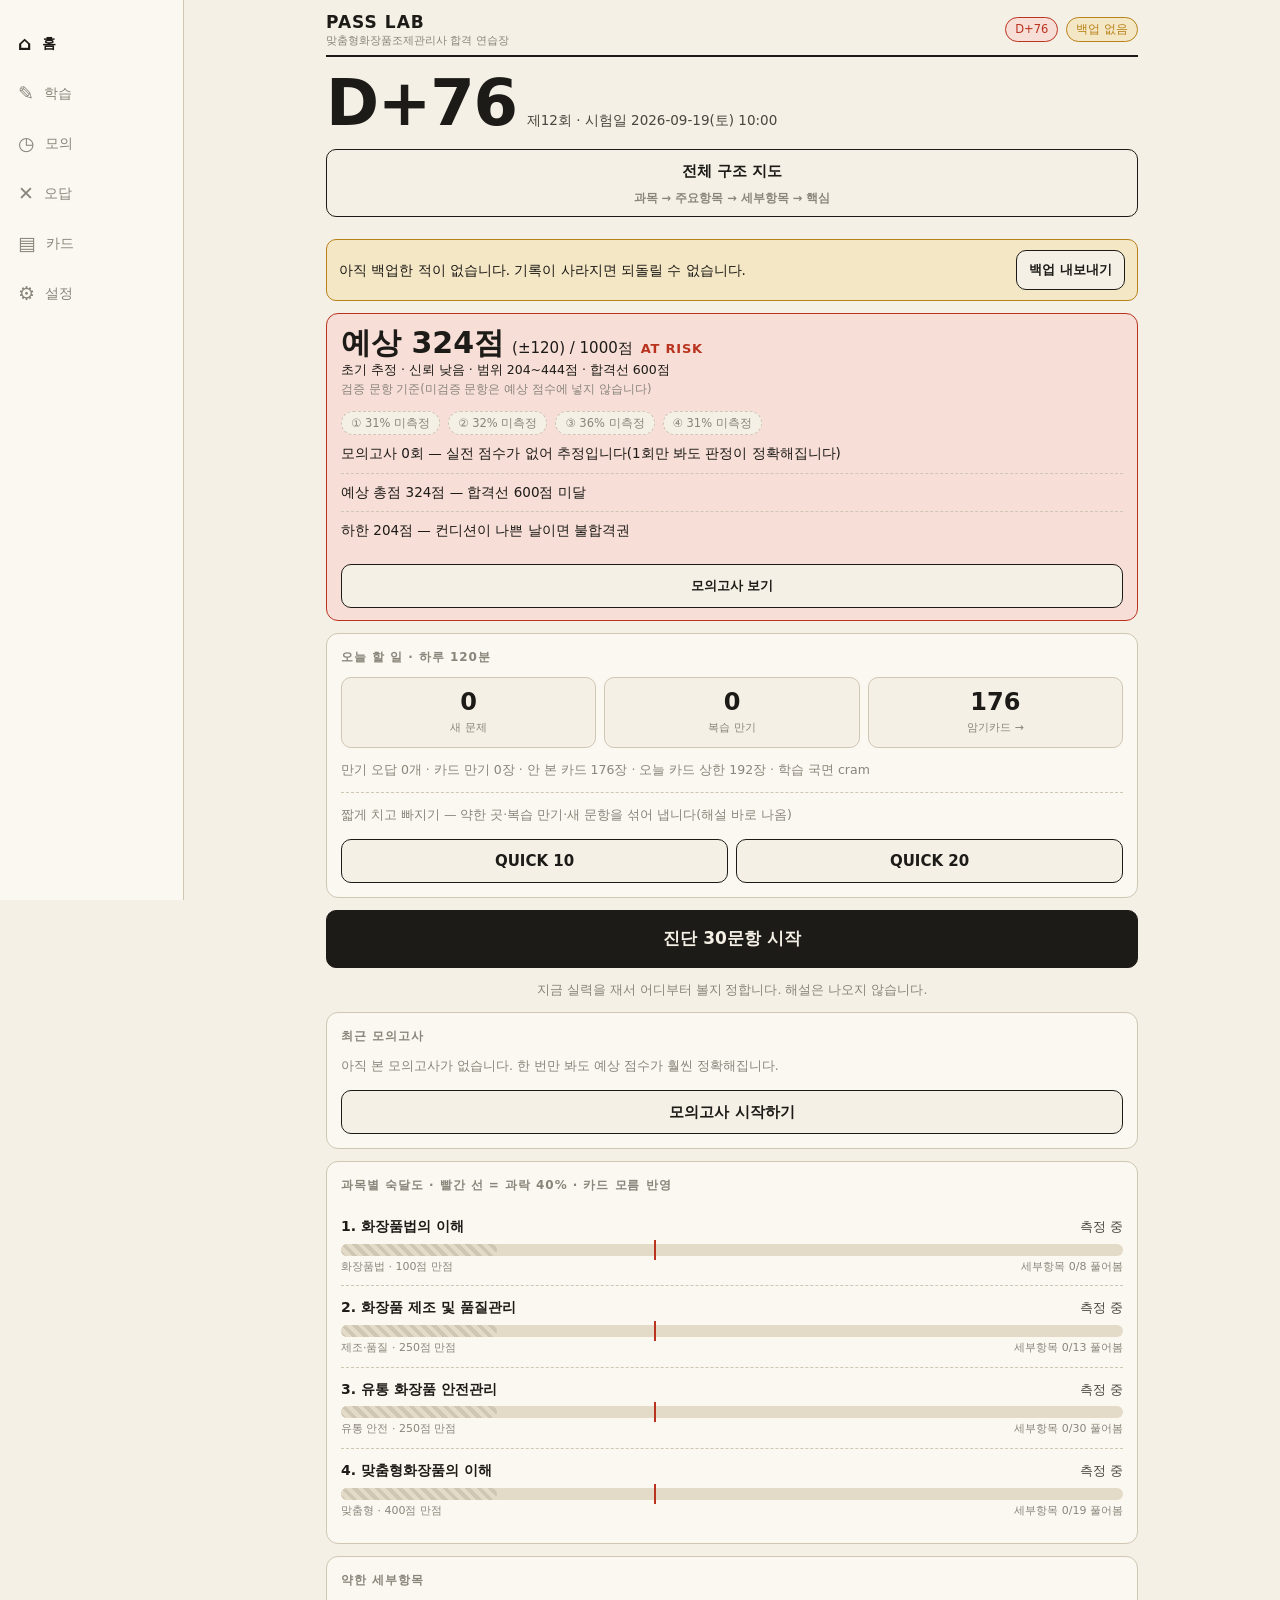
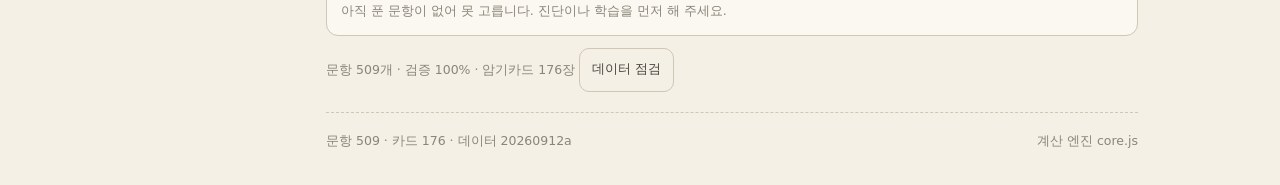
<file: index.html>
<!DOCTYPE html>
<html lang="ko">
<head>
<meta charset="utf-8">
<meta name="viewport" content="width=device-width, initial-scale=1, viewport-fit=cover">
<meta name="color-scheme" content="light">
<meta name="format-detection" content="telephone=no">
<meta name="apple-mobile-web-app-capable" content="yes">
<meta name="apple-mobile-web-app-title" content="PASS LAB">
<meta name="description" content="맞춤형화장품조제관리사 합격 연습장 — 문제 풀이·오답노트·암기카드">
<title>PASS LAB · 조제관리사 합격 연습장</title>
<link rel="stylesheet" href="style.css?v=20260912a">
</head>
<body>

<div id="app">
  <header class="topbar">
    <div class="brand">PASS LAB<span>맞춤형화장품조제관리사 합격 연습장</span></div>
    <div class="row" id="topmeta"></div>
  </header>

  <main id="main">
    <p class="muted" style="padding:28px 0">문항을 불러오는 중입니다…</p>
    <noscript><p>이 앱은 자바스크립트가 필요합니다. 브라우저 설정에서 자바스크립트를 켜 주세요.</p></noscript>
  </main>

  <footer class="foot small muted" id="foot"></footer>
</div>

<nav class="tabbar" id="tabbar" aria-label="화면 이동">
  <button type="button" data-act="tab" data-tab="home"><i>&#x2302;</i>홈</button>
  <button type="button" data-act="tab" data-tab="study"><i>&#x270E;</i>학습</button>
  <button type="button" data-act="tab" data-tab="mock"><i>&#x25F7;</i>모의</button>
  <button type="button" data-act="tab" data-tab="mistakes"><i>&#x2715;</i>오답</button>
  <button type="button" data-act="tab" data-tab="cards"><i>&#x25A4;</i>카드</button>
  <button type="button" data-act="tab" data-tab="settings"><i>&#x2699;&#xFE0E;</i>설정</button>
</nav>

<div class="toast" id="toast" role="status" aria-live="polite"></div>

<!-- 계산 엔진과 시험 구조는 먼저, 문항 배치는 app.js가 manifest 순서대로 넣는다. -->
<script src="data/blueprint.js?v=20260912a"></script>
<script src="data/topics.js?v=20260912a"></script>
<script src="core.js?v=20260912a"></script>
<script src="data/manifest.js?v=20260912a"></script>
<script src="app.js?v=20260912a"></script>

</body>
</html>
</file>
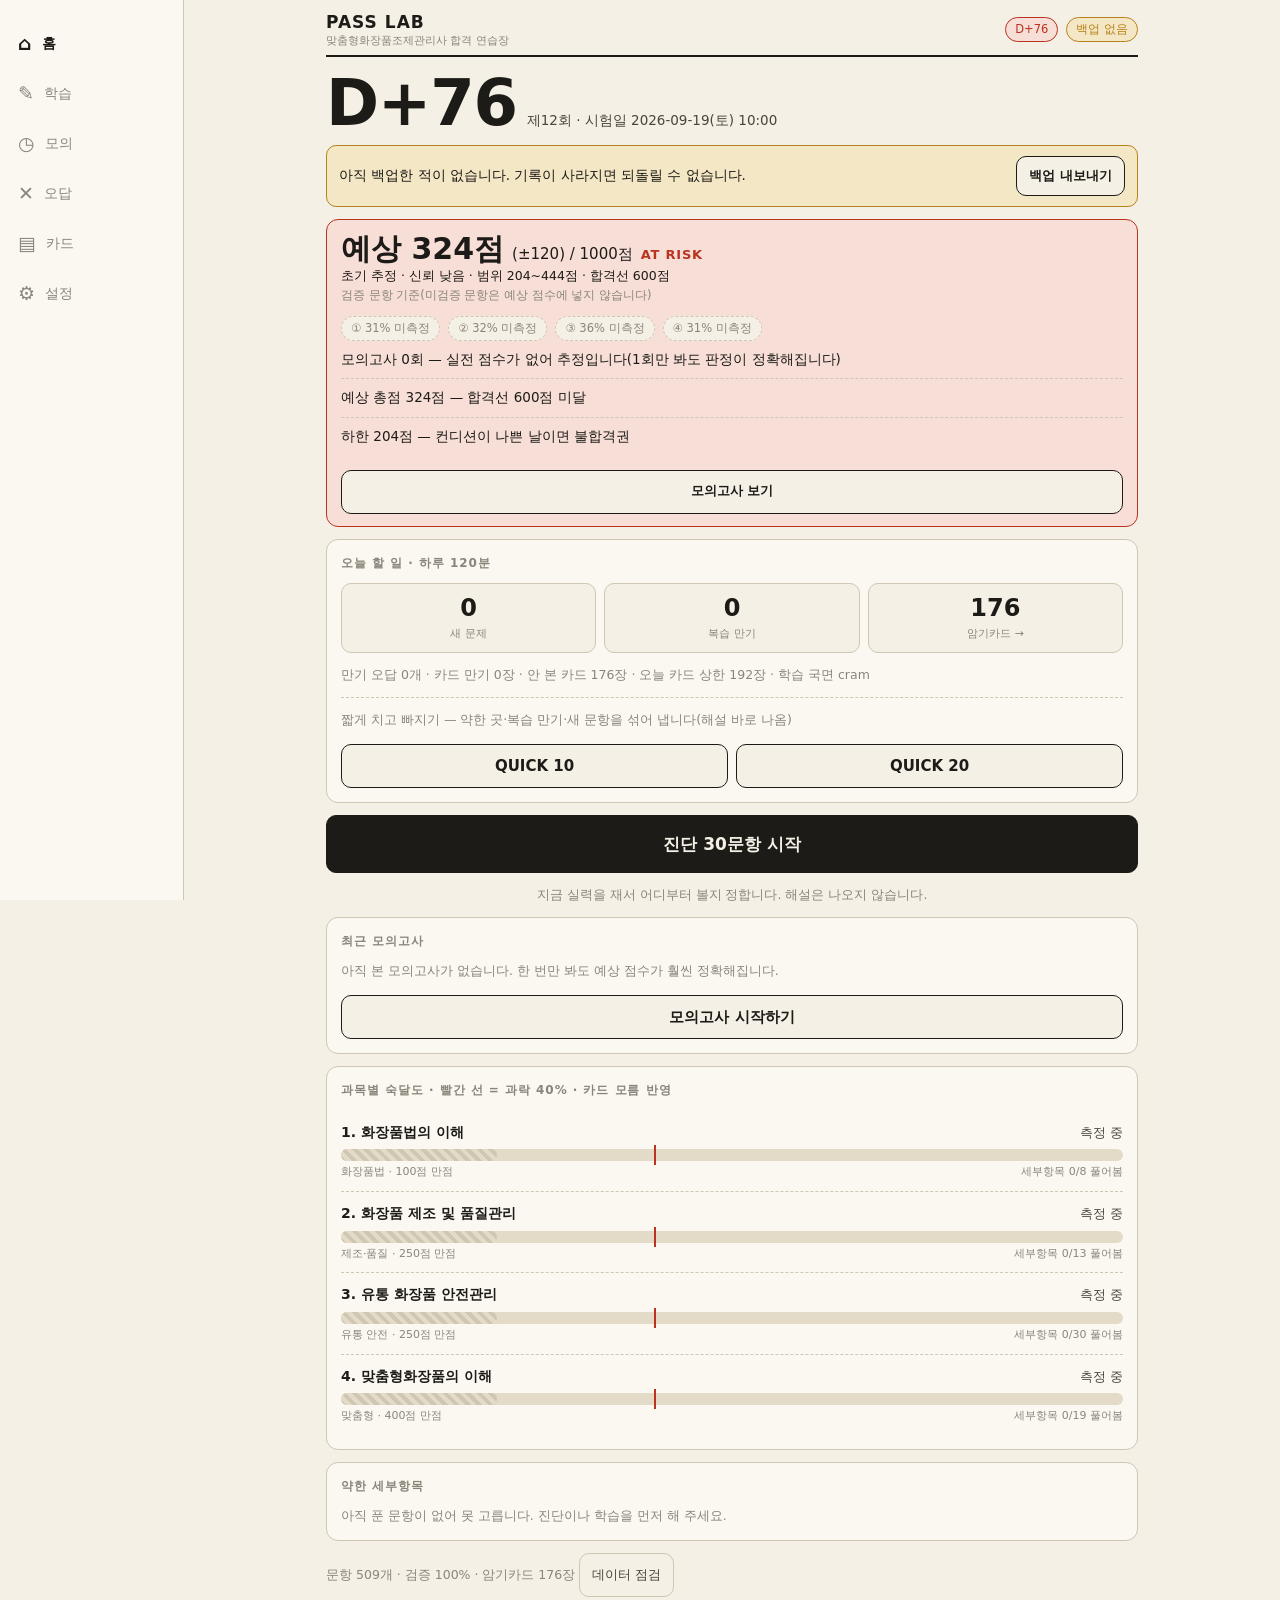
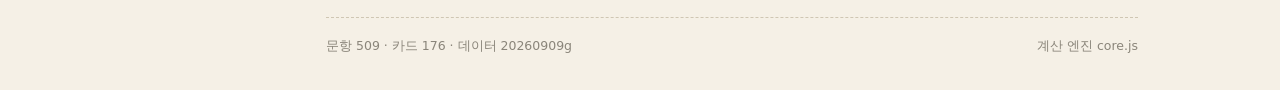
<file: app/index.html>
<!DOCTYPE html>
<html lang="ko">
<head>
<meta charset="utf-8">
<meta name="viewport" content="width=device-width, initial-scale=1, viewport-fit=cover">
<meta name="color-scheme" content="light">
<meta name="format-detection" content="telephone=no">
<meta name="apple-mobile-web-app-capable" content="yes">
<meta name="apple-mobile-web-app-title" content="PASS LAB">
<meta name="description" content="맞춤형화장품조제관리사 합격 연습장 — 문제 풀이·오답노트·암기카드">
<title>PASS LAB · 조제관리사 합격 연습장</title>
<link rel="stylesheet" href="style.css?v=20260909g">
</head>
<body>

<div id="app">
  <header class="topbar">
    <div class="brand">PASS LAB<span>맞춤형화장품조제관리사 합격 연습장</span></div>
    <div class="row" id="topmeta"></div>
  </header>

  <main id="main">
    <p class="muted" style="padding:28px 0">문항을 불러오는 중입니다…</p>
    <noscript><p>이 앱은 자바스크립트가 필요합니다. 브라우저 설정에서 자바스크립트를 켜 주세요.</p></noscript>
  </main>

  <footer class="foot small muted" id="foot"></footer>
</div>

<nav class="tabbar" id="tabbar" aria-label="화면 이동">
  <button type="button" data-act="tab" data-tab="home"><i>&#x2302;</i>홈</button>
  <button type="button" data-act="tab" data-tab="study"><i>&#x270E;</i>학습</button>
  <button type="button" data-act="tab" data-tab="mock"><i>&#x25F7;</i>모의</button>
  <button type="button" data-act="tab" data-tab="mistakes"><i>&#x2715;</i>오답</button>
  <button type="button" data-act="tab" data-tab="cards"><i>&#x25A4;</i>카드</button>
  <button type="button" data-act="tab" data-tab="settings"><i>&#x2699;&#xFE0E;</i>설정</button>
</nav>

<div class="toast" id="toast" role="status" aria-live="polite"></div>

<!-- 계산 엔진과 시험 구조는 먼저, 문항 배치는 app.js가 manifest 순서대로 넣는다. -->
<script src="data/blueprint.js?v=20260909g"></script>
<script src="data/topics.js?v=20260909g"></script>
<script src="core.js?v=20260909g"></script>
<script src="data/manifest.js?v=20260909g"></script>
<script src="app.js?v=20260909g"></script>

</body>
</html>
</file>
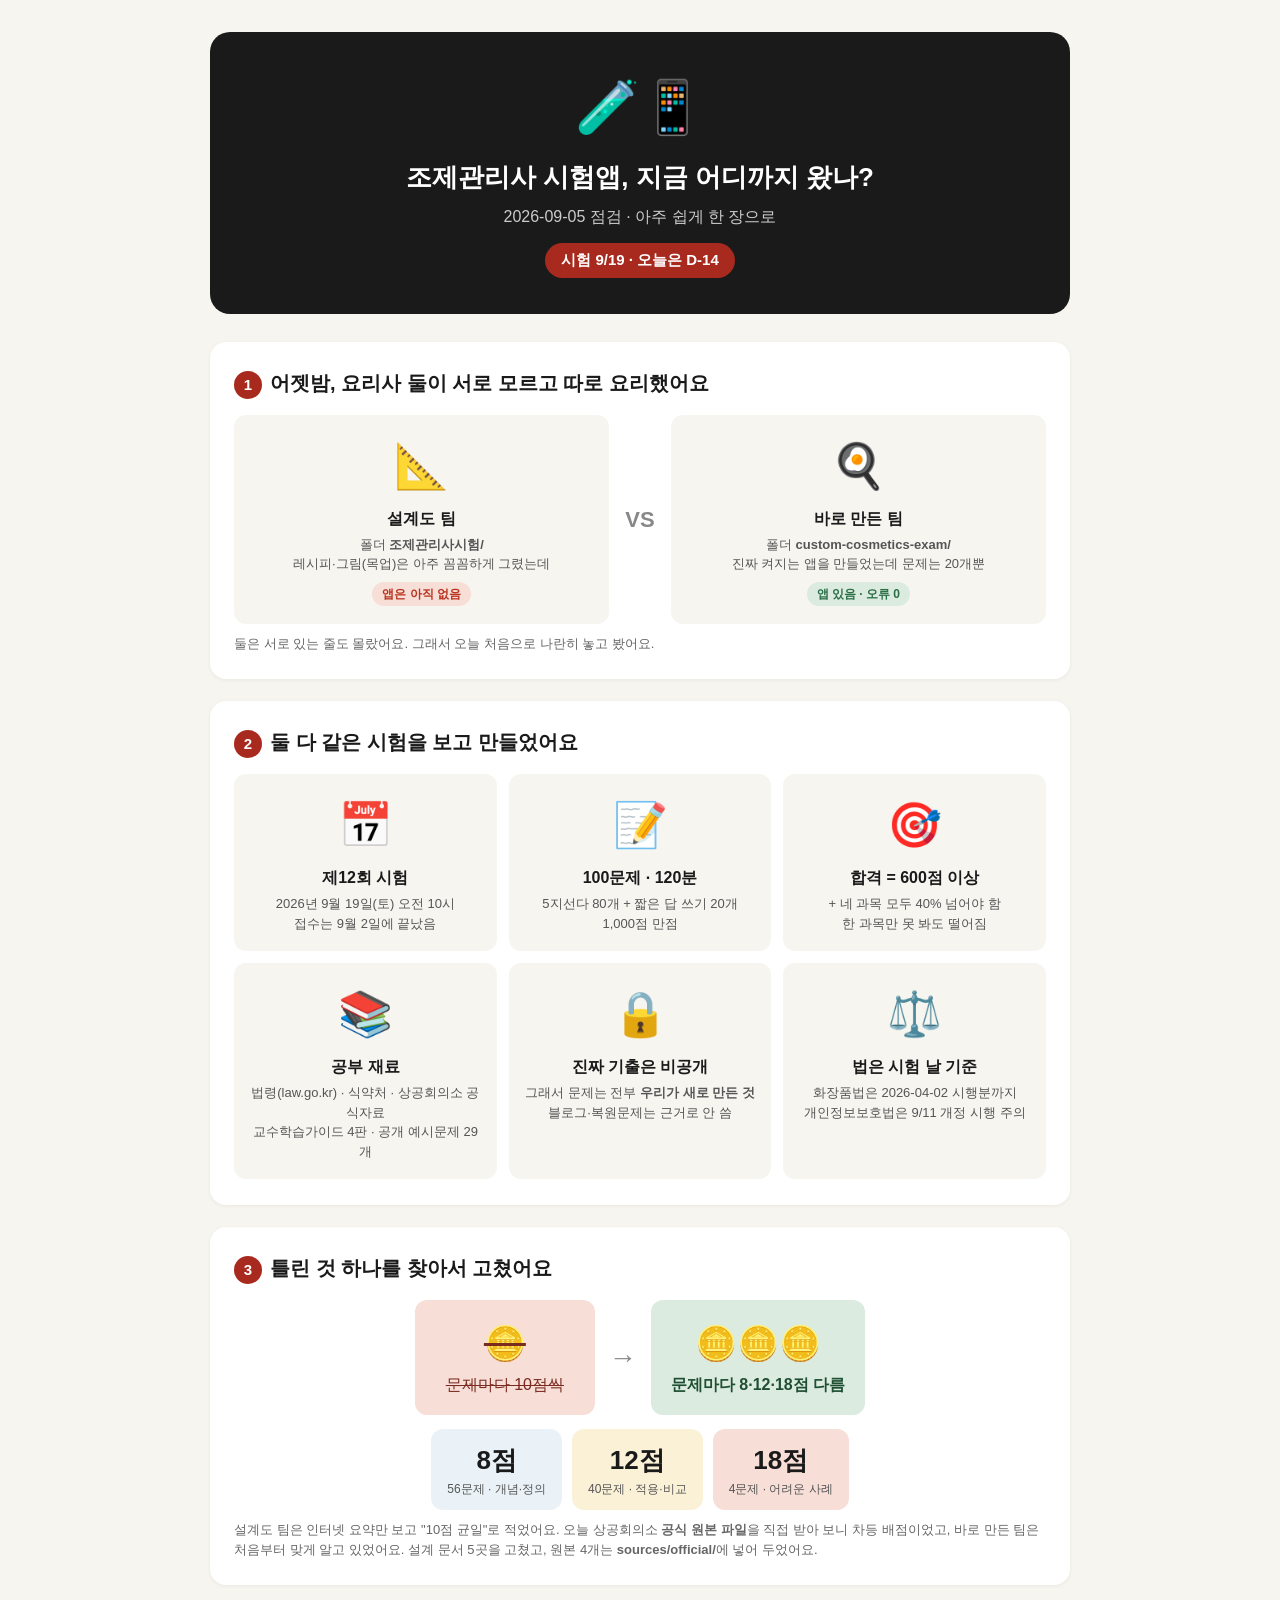
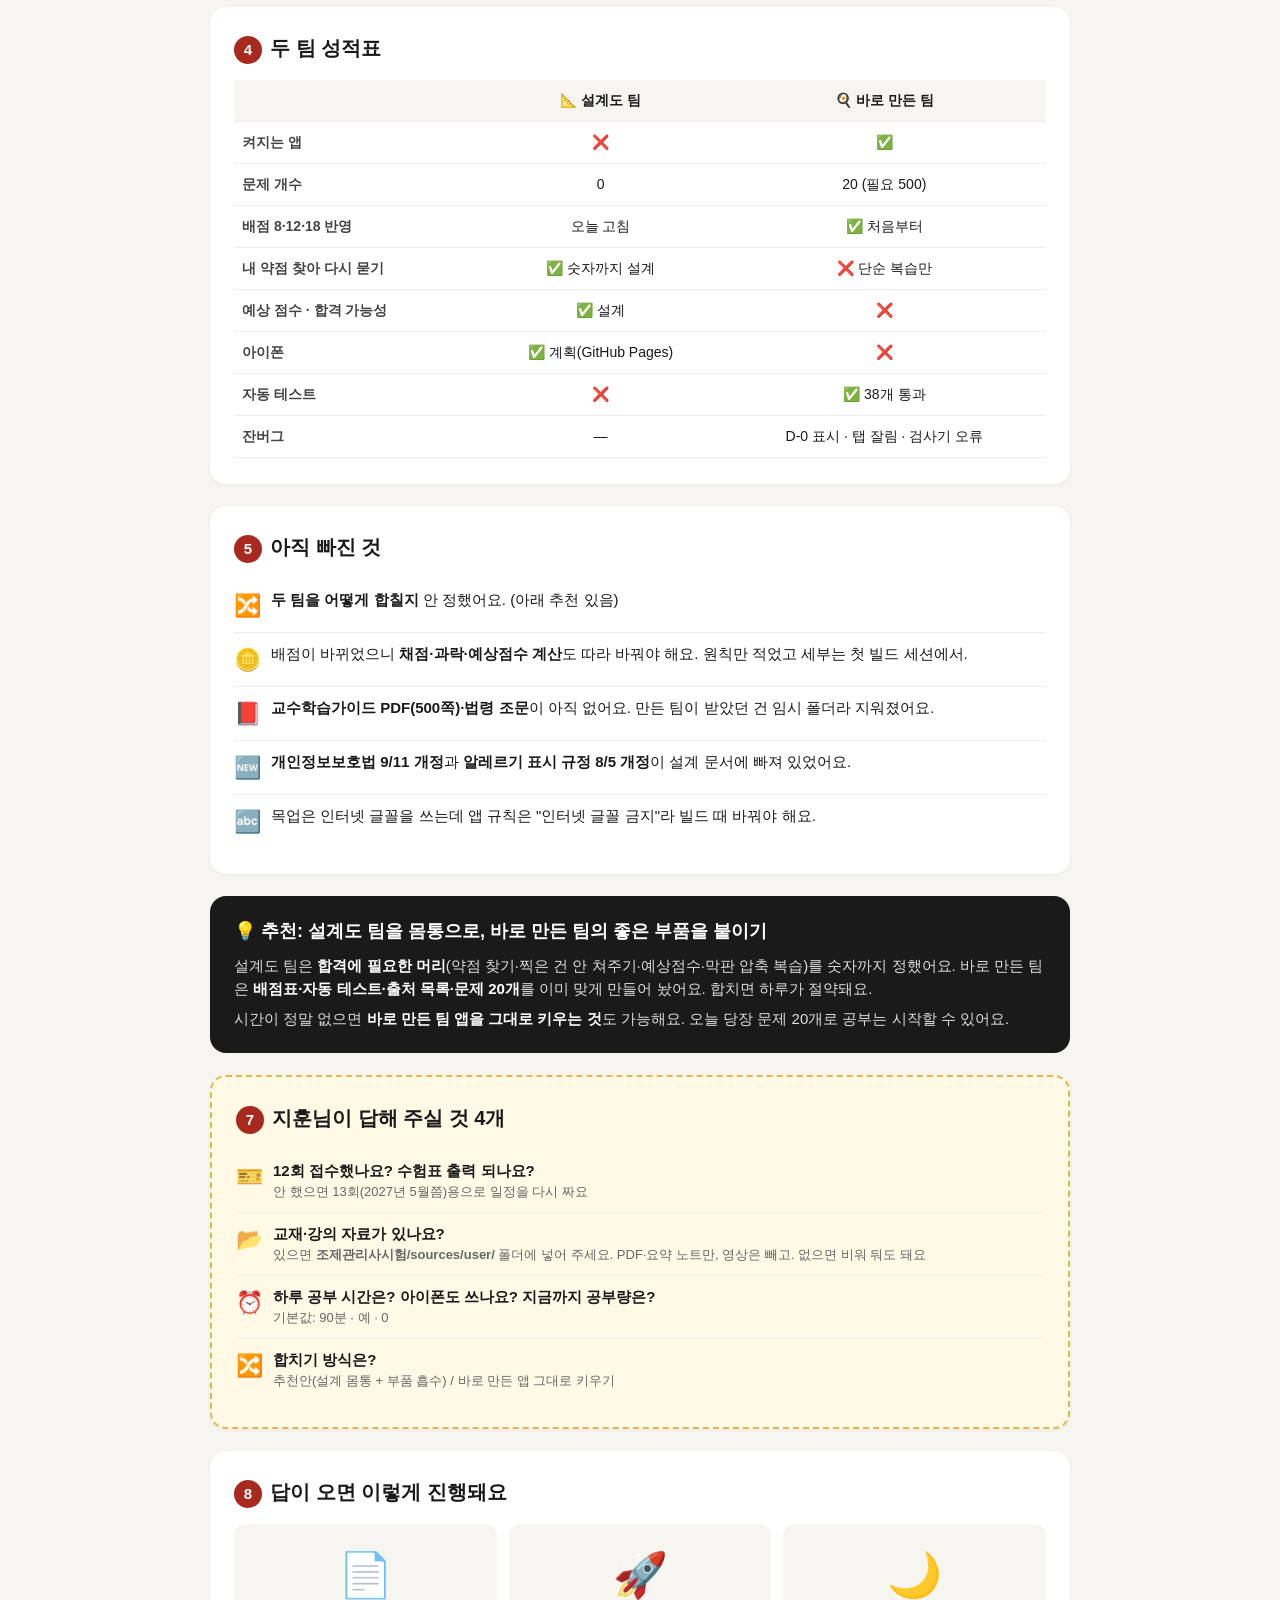
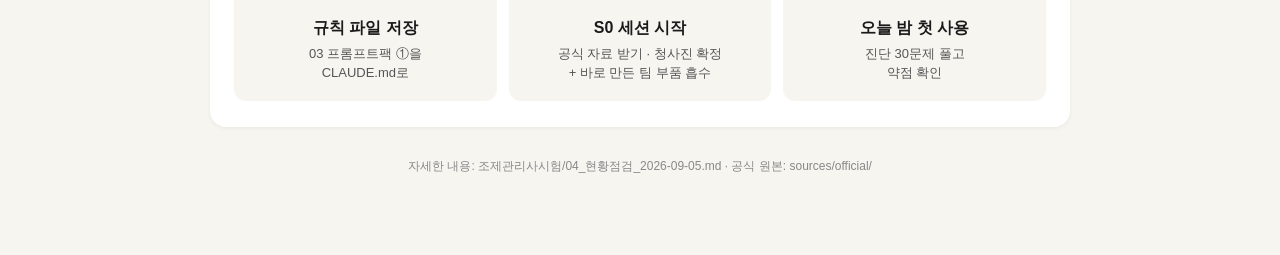
<file: 05_현황_ELI5_2026-09-05.html>
<!DOCTYPE html>
<html lang="ko">
<head>
<meta charset="UTF-8">
<meta name="viewport" content="width=device-width, initial-scale=1.0">
<title>조제관리사 시험앱, 지금 어디까지? — 아주 쉽게</title>
<style>
  * { margin:0; padding:0; box-sizing:border-box; }
  body { font-family:-apple-system,'Apple SD Gothic Neo','Pretendard',sans-serif; background:#F7F5F0; color:#1a1a1a; line-height:1.5; padding:32px 16px 80px; }
  .wrap { max-width:860px; margin:0 auto; }
  .hero { background:#1a1a1a; color:#fff; border-radius:20px; padding:36px 28px; text-align:center; margin-bottom:28px; }
  .hero .big { font-size:52px; }
  .hero h1 { font-size:26px; margin:12px 0 8px; }
  .hero p { font-size:16px; color:#ccc; }
  .hero .dday { display:inline-block; margin-top:14px; background:#A82A1F; color:#fff; border-radius:999px; padding:6px 16px; font-weight:700; font-size:15px; }
  .card { background:#fff; border-radius:16px; padding:26px 24px; margin-bottom:22px; box-shadow:0 1px 4px rgba(0,0,0,.06); }
  .card h2 { font-size:20px; margin-bottom:16px; }
  .card h2 .n { display:inline-block; background:#A82A1F; color:#fff; border-radius:50%; width:28px; height:28px; text-align:center; line-height:28px; font-size:15px; margin-right:8px; }
  .row { display:flex; gap:12px; flex-wrap:wrap; }
  .box { flex:1; min-width:200px; background:#F7F5F0; border-radius:12px; padding:18px 14px; text-align:center; }
  .box .ico { font-size:44px; }
  .box .title { font-size:16px; font-weight:700; margin:8px 0 4px; }
  .box .sub { font-size:13px; color:#555; }
  .box .tag { display:inline-block; margin-top:8px; font-size:12px; font-weight:700; border-radius:999px; padding:3px 10px; }
  .tag.ok { background:#DCEBDF; color:#2A6F46; }
  .tag.no { background:#F7DED7; color:#B9331F; }
  .tag.mid { background:#F4E7C5; color:#8A5E10; }
  .vs { align-self:center; font-size:22px; font-weight:800; color:#888; padding:0 4px; }
  .compare { width:100%; border-collapse:collapse; font-size:14px; margin-top:8px; }
  .compare th, .compare td { padding:10px 8px; border-bottom:1px solid #eee; text-align:center; }
  .compare th { background:#F7F5F0; font-weight:700; }
  .compare td:first-child { text-align:left; font-weight:600; color:#444; }
  .fix { display:flex; align-items:center; gap:14px; flex-wrap:wrap; justify-content:center; }
  .fix .old, .fix .new { border-radius:12px; padding:18px 20px; text-align:center; min-width:180px; }
  .fix .old { background:#F7DED7; text-decoration:line-through; color:#7a2a1f; }
  .fix .new { background:#DCEBDF; color:#1f4f33; font-weight:700; }
  .fix .big { font-size:34px; display:block; margin-bottom:4px; text-decoration:none; }
  .fix .arrow { font-size:28px; color:#888; }
  .coins { display:flex; gap:10px; justify-content:center; flex-wrap:wrap; margin-top:14px; }
  .coin { border-radius:12px; padding:12px 16px; text-align:center; min-width:120px; }
  .coin .v { font-size:26px; font-weight:800; }
  .coin .c { font-size:12px; color:#555; }
  .c8 { background:#EAF2F8; } .c12 { background:#FBF1D6; } .c18 { background:#F7DED7; }
  ul.plain { list-style:none; }
  ul.plain li { padding:10px 0; border-bottom:1px solid #eee; font-size:15px; display:flex; gap:10px; align-items:flex-start; }
  ul.plain li:last-child { border-bottom:none; }
  ul.plain .ico { font-size:22px; flex:none; }
  .ask { background:#FFF9E6; border:2px dashed #E0B94A; }
  .ask li .q { font-weight:700; }
  .ask li .d { font-size:13px; color:#666; }
  .rec { background:#1a1a1a; color:#fff; border-radius:16px; padding:22px 24px; margin-bottom:22px; }
  .rec h2 { font-size:18px; margin-bottom:10px; color:#fff; }
  .rec p { font-size:15px; color:#ddd; }
  .rec b { color:#fff; }
  .foot { text-align:center; color:#888; font-size:12px; margin-top:30px; }
  .small { font-size:13px; color:#666; margin-top:10px; }
</style>
</head>
<body>
<div class="wrap">

  <div class="hero">
    <div class="big">🧪📱</div>
    <h1>조제관리사 시험앱, 지금 어디까지 왔나?</h1>
    <p>2026-09-05 점검 · 아주 쉽게 한 장으로</p>
    <div class="dday">시험 9/19 · 오늘은 D-14</div>
  </div>

  <!-- 1 -->
  <div class="card">
    <h2><span class="n">1</span>어젯밤, 요리사 둘이 서로 모르고 따로 요리했어요</h2>
    <div class="row">
      <div class="box">
        <div class="ico">📐</div>
        <div class="title">설계도 팀</div>
        <div class="sub">폴더 <b>조제관리사시험/</b><br>레시피·그림(목업)은 아주 꼼꼼하게 그렸는데</div>
        <span class="tag no">앱은 아직 없음</span>
      </div>
      <div class="vs">VS</div>
      <div class="box">
        <div class="ico">🍳</div>
        <div class="title">바로 만든 팀</div>
        <div class="sub">폴더 <b>custom-cosmetics-exam/</b><br>진짜 켜지는 앱을 만들었는데 문제는 20개뿐</div>
        <span class="tag ok">앱 있음 · 오류 0</span>
      </div>
    </div>
    <p class="small">둘은 서로 있는 줄도 몰랐어요. 그래서 오늘 처음으로 나란히 놓고 봤어요.</p>
  </div>

  <!-- 2 -->
  <div class="card">
    <h2><span class="n">2</span>둘 다 같은 시험을 보고 만들었어요</h2>
    <div class="row">
      <div class="box">
        <div class="ico">📅</div>
        <div class="title">제12회 시험</div>
        <div class="sub">2026년 9월 19일(토) 오전 10시<br>접수는 9월 2일에 끝났음</div>
      </div>
      <div class="box">
        <div class="ico">📝</div>
        <div class="title">100문제 · 120분</div>
        <div class="sub">5지선다 80개 + 짧은 답 쓰기 20개<br>1,000점 만점</div>
      </div>
      <div class="box">
        <div class="ico">🎯</div>
        <div class="title">합격 = 600점 이상</div>
        <div class="sub">+ 네 과목 모두 40% 넘어야 함<br>한 과목만 못 봐도 떨어짐</div>
      </div>
    </div>
    <div class="row" style="margin-top:12px">
      <div class="box">
        <div class="ico">📚</div>
        <div class="title">공부 재료</div>
        <div class="sub">법령(law.go.kr) · 식약처 · 상공회의소 공식자료<br>교수학습가이드 4판 · 공개 예시문제 29개</div>
      </div>
      <div class="box">
        <div class="ico">🔒</div>
        <div class="title">진짜 기출은 비공개</div>
        <div class="sub">그래서 문제는 전부 <b>우리가 새로 만든 것</b><br>블로그·복원문제는 근거로 안 씀</div>
      </div>
      <div class="box">
        <div class="ico">⚖️</div>
        <div class="title">법은 시험 날 기준</div>
        <div class="sub">화장품법은 2026-04-02 시행분까지<br>개인정보보호법은 9/11 개정 시행 주의</div>
      </div>
    </div>
  </div>

  <!-- 3 -->
  <div class="card">
    <h2><span class="n">3</span>틀린 것 하나를 찾아서 고쳤어요</h2>
    <div class="fix">
      <div class="old"><span class="big">🪙</span>문제마다 10점씩</div>
      <div class="arrow">→</div>
      <div class="new"><span class="big">🪙🪙🪙</span>문제마다 8·12·18점 다름</div>
    </div>
    <div class="coins">
      <div class="coin c8"><div class="v">8점</div><div class="c">56문제 · 개념·정의</div></div>
      <div class="coin c12"><div class="v">12점</div><div class="c">40문제 · 적용·비교</div></div>
      <div class="coin c18"><div class="v">18점</div><div class="c">4문제 · 어려운 사례</div></div>
    </div>
    <p class="small">설계도 팀은 인터넷 요약만 보고 "10점 균일"로 적었어요. 오늘 상공회의소 <b>공식 원본 파일</b>을 직접 받아 보니 차등 배점이었고, 바로 만든 팀은 처음부터 맞게 알고 있었어요. 설계 문서 5곳을 고쳤고, 원본 4개는 <b>sources/official/</b>에 넣어 두었어요.</p>
  </div>

  <!-- 4 -->
  <div class="card">
    <h2><span class="n">4</span>두 팀 성적표</h2>
    <table class="compare">
      <tr><th></th><th>📐 설계도 팀</th><th>🍳 바로 만든 팀</th></tr>
      <tr><td>켜지는 앱</td><td>❌</td><td>✅</td></tr>
      <tr><td>문제 개수</td><td>0</td><td>20 (필요 500)</td></tr>
      <tr><td>배점 8·12·18 반영</td><td>오늘 고침</td><td>✅ 처음부터</td></tr>
      <tr><td>내 약점 찾아 다시 묻기</td><td>✅ 숫자까지 설계</td><td>❌ 단순 복습만</td></tr>
      <tr><td>예상 점수 · 합격 가능성</td><td>✅ 설계</td><td>❌</td></tr>
      <tr><td>아이폰</td><td>✅ 계획(GitHub Pages)</td><td>❌</td></tr>
      <tr><td>자동 테스트</td><td>❌</td><td>✅ 38개 통과</td></tr>
      <tr><td>잔버그</td><td>—</td><td>D-0 표시 · 탭 잘림 · 검사기 오류</td></tr>
    </table>
  </div>

  <!-- 5 -->
  <div class="card">
    <h2><span class="n">5</span>아직 빠진 것</h2>
    <ul class="plain">
      <li><span class="ico">🔀</span><div><b>두 팀을 어떻게 합칠지</b> 안 정했어요. (아래 추천 있음)</div></li>
      <li><span class="ico">🪙</span><div>배점이 바뀌었으니 <b>채점·과락·예상점수 계산</b>도 따라 바꿔야 해요. 원칙만 적었고 세부는 첫 빌드 세션에서.</div></li>
      <li><span class="ico">📕</span><div><b>교수학습가이드 PDF(500쪽)·법령 조문</b>이 아직 없어요. 만든 팀이 받았던 건 임시 폴더라 지워졌어요.</div></li>
      <li><span class="ico">🆕</span><div><b>개인정보보호법 9/11 개정</b>과 <b>알레르기 표시 규정 8/5 개정</b>이 설계 문서에 빠져 있었어요.</div></li>
      <li><span class="ico">🔤</span><div>목업은 인터넷 글꼴을 쓰는데 앱 규칙은 "인터넷 글꼴 금지"라 빌드 때 바꿔야 해요.</div></li>
    </ul>
  </div>

  <!-- 6 -->
  <div class="rec">
    <h2>💡 추천: 설계도 팀을 몸통으로, 바로 만든 팀의 좋은 부품을 붙이기</h2>
    <p>설계도 팀은 <b>합격에 필요한 머리</b>(약점 찾기·찍은 건 안 쳐주기·예상점수·막판 압축 복습)를 숫자까지 정했어요. 바로 만든 팀은 <b>배점표·자동 테스트·출처 목록·문제 20개</b>를 이미 맞게 만들어 놨어요. 합치면 하루가 절약돼요.</p>
    <p style="margin-top:8px">시간이 정말 없으면 <b>바로 만든 팀 앱을 그대로 키우는 것</b>도 가능해요. 오늘 당장 문제 20개로 공부는 시작할 수 있어요.</p>
  </div>

  <!-- 7 -->
  <div class="card ask">
    <h2><span class="n">7</span>지훈님이 답해 주실 것 4개</h2>
    <ul class="plain">
      <li><span class="ico">🎫</span><div><span class="q">12회 접수했나요? 수험표 출력 되나요?</span><div class="d">안 했으면 13회(2027년 5월쯤)용으로 일정을 다시 짜요</div></div></li>
      <li><span class="ico">📂</span><div><span class="q">교재·강의 자료가 있나요?</span><div class="d">있으면 <b>조제관리사시험/sources/user/</b> 폴더에 넣어 주세요. PDF·요약 노트만, 영상은 빼고. 없으면 비워 둬도 돼요</div></div></li>
      <li><span class="ico">⏰</span><div><span class="q">하루 공부 시간은? 아이폰도 쓰나요? 지금까지 공부량은?</span><div class="d">기본값: 90분 · 예 · 0</div></div></li>
      <li><span class="ico">🔀</span><div><span class="q">합치기 방식은?</span><div class="d">추천안(설계 몸통 + 부품 흡수) / 바로 만든 앱 그대로 키우기</div></div></li>
    </ul>
  </div>

  <div class="card">
    <h2><span class="n">8</span>답이 오면 이렇게 진행돼요</h2>
    <div class="row">
      <div class="box"><div class="ico">📄</div><div class="title">규칙 파일 저장</div><div class="sub">03 프롬프트팩 ①을<br>CLAUDE.md로</div></div>
      <div class="box"><div class="ico">🚀</div><div class="title">S0 세션 시작</div><div class="sub">공식 자료 받기 · 청사진 확정<br>+ 바로 만든 팀 부품 흡수</div></div>
      <div class="box"><div class="ico">🌙</div><div class="title">오늘 밤 첫 사용</div><div class="sub">진단 30문제 풀고<br>약점 확인</div></div>
    </div>
  </div>

  <div class="foot">자세한 내용: 조제관리사시험/04_현황점검_2026-09-05.md · 공식 원본: sources/official/</div>
</div>
</body>
</html>
</file>
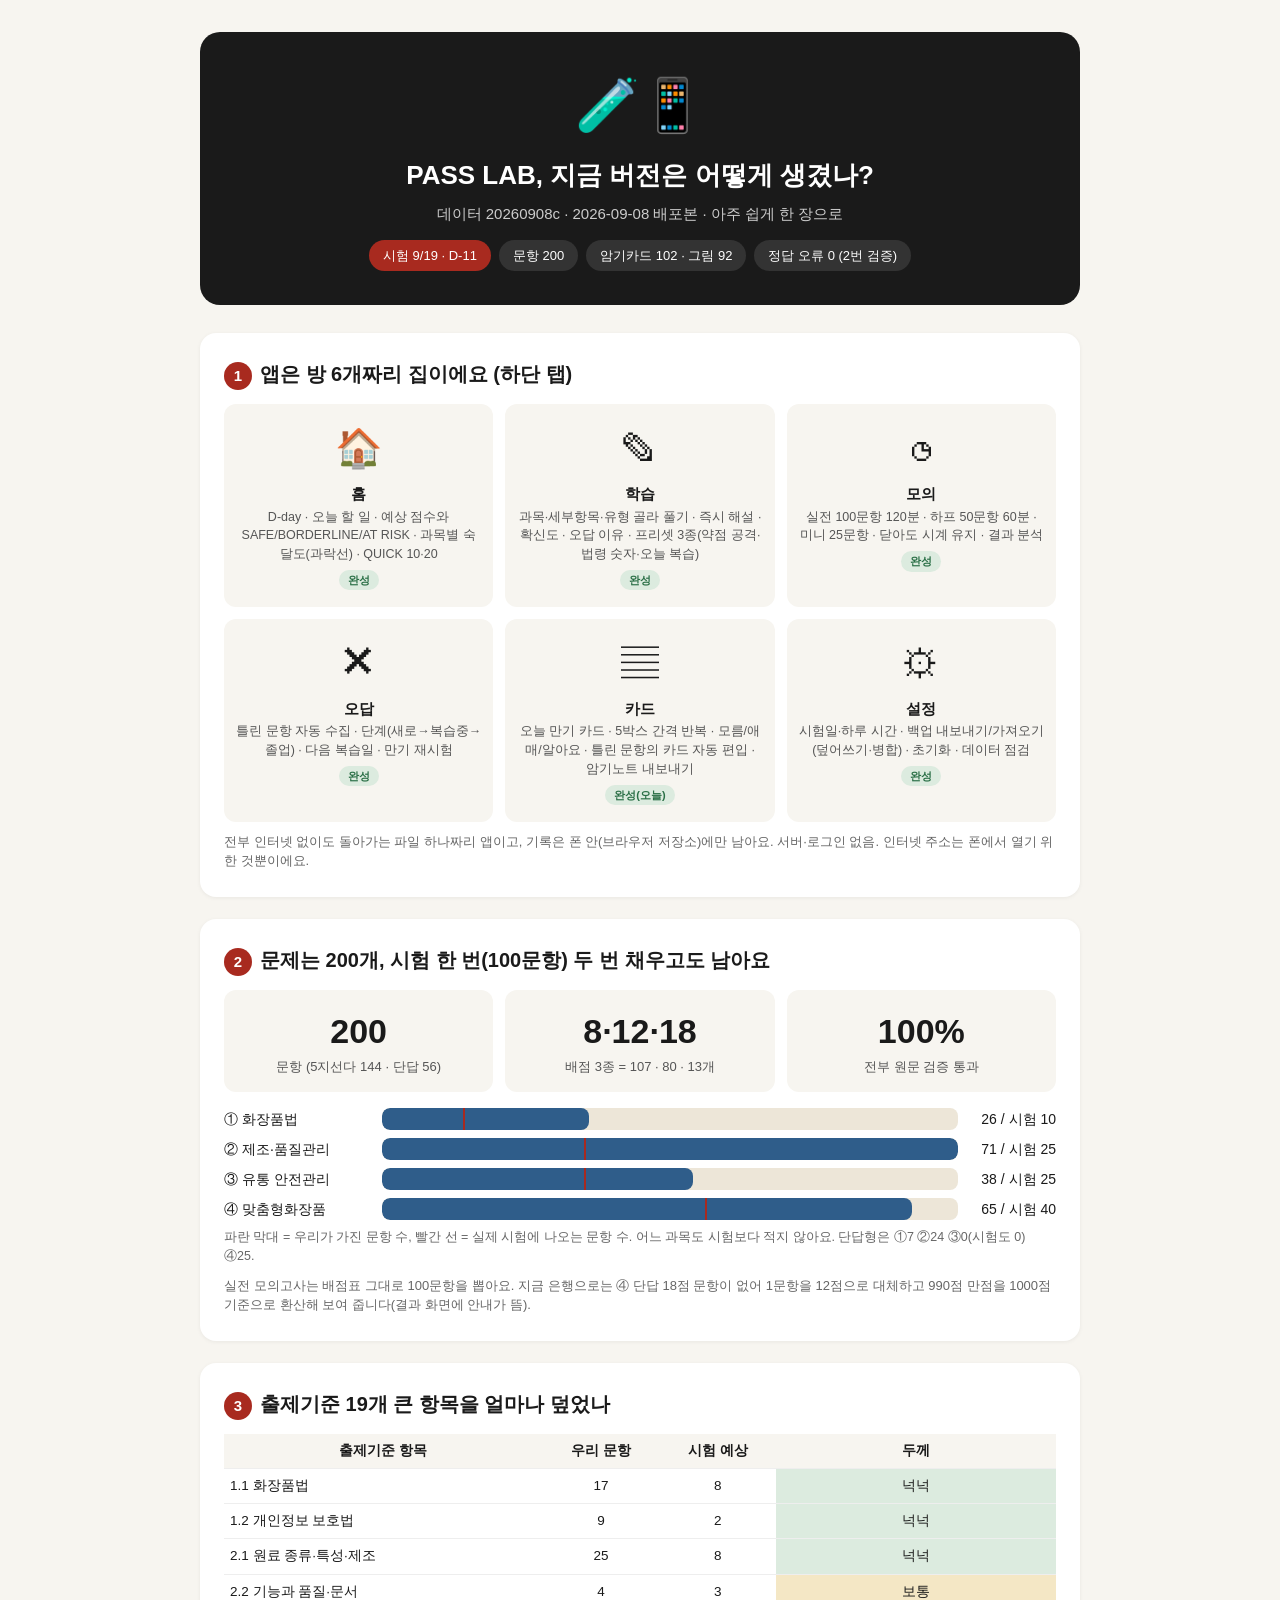
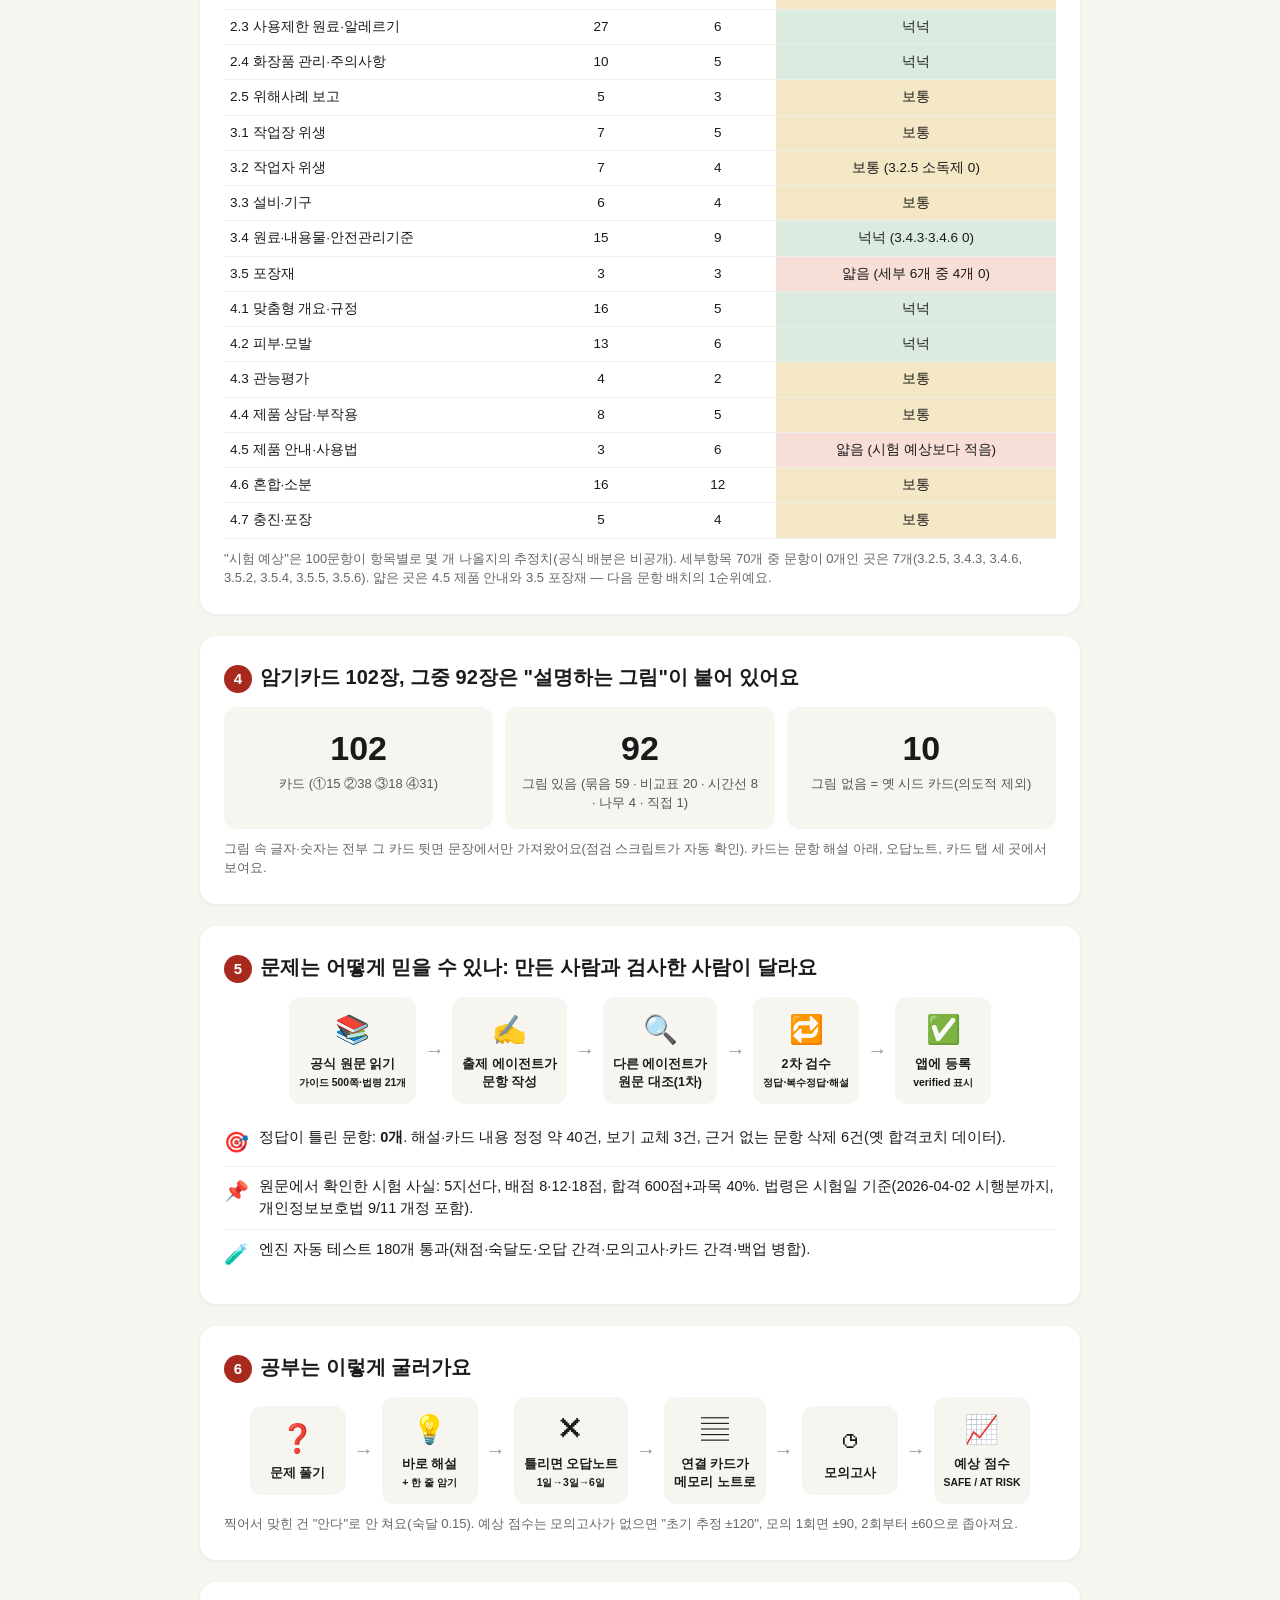
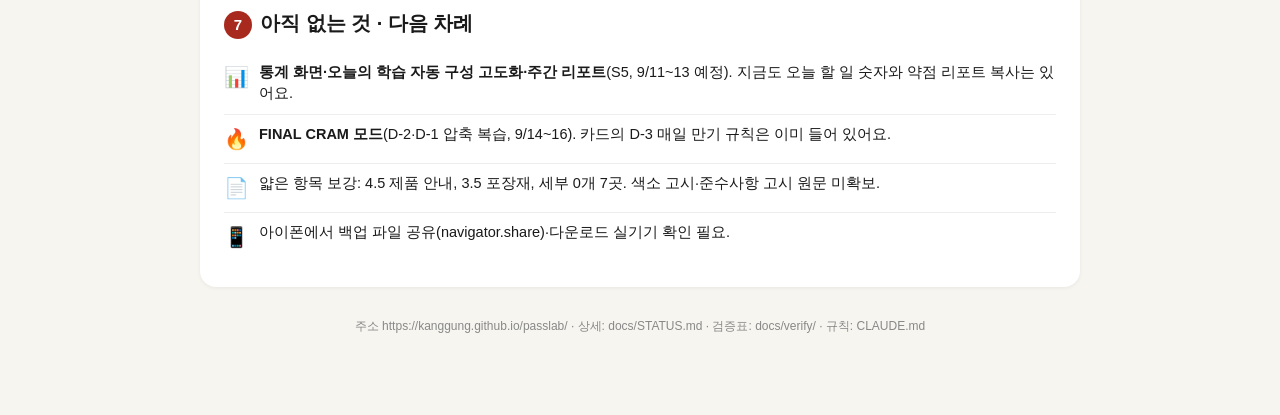
<file: docs/06_현재구조_ELI5_2026-09-08.html>
<!DOCTYPE html>
<html lang="ko">
<head>
<meta charset="UTF-8">
<meta name="viewport" content="width=device-width, initial-scale=1.0">
<title>PASS LAB 지금 버전은 어떻게 생겼나 — 아주 쉽게</title>
<style>
  * { margin:0; padding:0; box-sizing:border-box; }
  body { font-family:-apple-system,'Apple SD Gothic Neo','Pretendard',sans-serif; background:#F7F5F0; color:#1a1a1a; line-height:1.5; padding:32px 16px 80px; }
  .wrap { max-width:880px; margin:0 auto; }
  .hero { background:#1a1a1a; color:#fff; border-radius:20px; padding:34px 28px; text-align:center; margin-bottom:28px; }
  .hero .big { font-size:52px; }
  .hero h1 { font-size:26px; margin:12px 0 8px; }
  .hero p { font-size:15px; color:#ccc; }
  .hero .chips { margin-top:14px; display:flex; gap:8px; justify-content:center; flex-wrap:wrap; }
  .hero .chip { background:#333; color:#fff; border-radius:999px; padding:6px 14px; font-size:13px; }
  .hero .chip.red { background:#A82A1F; }
  .card { background:#fff; border-radius:16px; padding:26px 24px; margin-bottom:22px; box-shadow:0 1px 4px rgba(0,0,0,.06); }
  .card h2 { font-size:20px; margin-bottom:14px; }
  .card h2 .n { display:inline-block; background:#A82A1F; color:#fff; border-radius:50%; width:28px; height:28px; text-align:center; line-height:28px; font-size:15px; margin-right:8px; }
  .row { display:flex; gap:12px; flex-wrap:wrap; }
  .box { flex:1; min-width:150px; background:#F7F5F0; border-radius:12px; padding:16px 12px; text-align:center; }
  .box .ico { font-size:38px; }
  .box .title { font-size:15px; font-weight:700; margin:6px 0 2px; }
  .box .sub { font-size:12.5px; color:#555; }
  .box.off { opacity:.55; }
  .box .tag { display:inline-block; margin-top:6px; font-size:11px; font-weight:700; border-radius:999px; padding:2px 9px; }
  .tag.ok { background:#DCEBDF; color:#2A6F46; } .tag.no { background:#F7DED7; color:#B9331F; } .tag.mid { background:#F4E7C5; color:#8A5E10; }
  .big3 { display:flex; gap:12px; flex-wrap:wrap; }
  .big3 .b { flex:1; min-width:140px; background:#F7F5F0; border-radius:12px; padding:16px; text-align:center; }
  .big3 .v { font-size:34px; font-weight:800; }
  .big3 .c { font-size:13px; color:#555; }
  .bar { display:grid; grid-template-columns:150px 1fr 90px; gap:8px; align-items:center; font-size:14px; margin:8px 0; }
  .bar .track { background:#EDE6D8; border-radius:8px; height:22px; position:relative; overflow:hidden; }
  .bar .fill { position:absolute; left:0; top:0; bottom:0; background:#2F5D8A; border-radius:8px; }
  .bar .need { position:absolute; top:0; bottom:0; width:2px; background:#A82A1F; }
  .bar .num { text-align:right; font-variant-numeric:tabular-nums; }
  .legend { font-size:12.5px; color:#666; margin-top:6px; }
  table.cov { width:100%; border-collapse:collapse; font-size:13.5px; margin-top:6px; }
  table.cov th, table.cov td { padding:7px 6px; border-bottom:1px solid #eee; text-align:center; }
  table.cov th { background:#F7F5F0; }
  table.cov td:first-child { text-align:left; }
  .lv1 { background:#F7DED7; } .lv2 { background:#F4E7C5; } .lv3 { background:#DCEBDF; }
  .flow { display:flex; align-items:center; gap:8px; flex-wrap:wrap; justify-content:center; }
  .flow .st { background:#F7F5F0; border-radius:12px; padding:12px 10px; text-align:center; min-width:96px; }
  .flow .st .ico { font-size:28px; } .flow .st .t { font-size:12.5px; font-weight:600; margin-top:4px; }
  .flow .ar { font-size:20px; color:#999; }
  ul.plain { list-style:none; }
  ul.plain li { padding:9px 0; border-bottom:1px solid #eee; font-size:14.5px; display:flex; gap:10px; align-items:flex-start; }
  ul.plain li:last-child { border-bottom:none; }
  ul.plain .ico { font-size:20px; flex:none; }
  .small { font-size:13px; color:#666; margin-top:10px; }
  .foot { text-align:center; color:#888; font-size:12px; margin-top:30px; }
</style>
</head>
<body>
<div class="wrap">

  <div class="hero">
    <div class="big">🧪📱</div>
    <h1>PASS LAB, 지금 버전은 어떻게 생겼나?</h1>
    <p>데이터 20260908c · 2026-09-08 배포본 · 아주 쉽게 한 장으로</p>
    <div class="chips">
      <span class="chip red">시험 9/19 · D-11</span>
      <span class="chip">문항 200</span>
      <span class="chip">암기카드 102 · 그림 92</span>
      <span class="chip">정답 오류 0 (2번 검증)</span>
    </div>
  </div>

  <!-- 1 앱 구성 -->
  <div class="card">
    <h2><span class="n">1</span>앱은 방 6개짜리 집이에요 (하단 탭)</h2>
    <div class="row">
      <div class="box"><div class="ico">🏠</div><div class="title">홈</div><div class="sub">D-day · 오늘 할 일 · 예상 점수와 SAFE/BORDERLINE/AT RISK · 과목별 숙달도(과락선) · QUICK 10·20</div><span class="tag ok">완성</span></div>
      <div class="box"><div class="ico">✎</div><div class="title">학습</div><div class="sub">과목·세부항목·유형 골라 풀기 · 즉시 해설 · 확신도 · 오답 이유 · 프리셋 3종(약점 공격·법령 숫자·오늘 복습)</div><span class="tag ok">완성</span></div>
      <div class="box"><div class="ico">◷</div><div class="title">모의</div><div class="sub">실전 100문항 120분 · 하프 50문항 60분 · 미니 25문항 · 닫아도 시계 유지 · 결과 분석</div><span class="tag ok">완성</span></div>
    </div>
    <div class="row" style="margin-top:12px">
      <div class="box"><div class="ico">✕</div><div class="title">오답</div><div class="sub">틀린 문항 자동 수집 · 단계(새로→복습중→졸업) · 다음 복습일 · 만기 재시험</div><span class="tag ok">완성</span></div>
      <div class="box"><div class="ico">▤</div><div class="title">카드</div><div class="sub">오늘 만기 카드 · 5박스 간격 반복 · 모름/애매/알아요 · 틀린 문항의 카드 자동 편입 · 암기노트 내보내기</div><span class="tag ok">완성(오늘)</span></div>
      <div class="box"><div class="ico">⚙︎</div><div class="title">설정</div><div class="sub">시험일·하루 시간 · 백업 내보내기/가져오기(덮어쓰기·병합) · 초기화 · 데이터 점검</div><span class="tag ok">완성</span></div>
    </div>
    <p class="small">전부 인터넷 없이도 돌아가는 파일 하나짜리 앱이고, 기록은 폰 안(브라우저 저장소)에만 남아요. 서버·로그인 없음. 인터넷 주소는 폰에서 열기 위한 것뿐이에요.</p>
  </div>

  <!-- 2 문항 은행 -->
  <div class="card">
    <h2><span class="n">2</span>문제는 200개, 시험 한 번(100문항) 두 번 채우고도 남아요</h2>
    <div class="big3">
      <div class="b"><div class="v">200</div><div class="c">문항 (5지선다 144 · 단답 56)</div></div>
      <div class="b"><div class="v">8·12·18</div><div class="c">배점 3종 = 107 · 80 · 13개</div></div>
      <div class="b"><div class="v">100%</div><div class="c">전부 원문 검증 통과</div></div>
    </div>
    <div style="margin-top:16px">
      <div class="bar"><div>① 화장품법</div><div class="track"><div class="fill" style="width:36%"></div><div class="need" style="left:14%"></div></div><div class="num">26 / 시험 10</div></div>
      <div class="bar"><div>② 제조·품질관리</div><div class="track"><div class="fill" style="width:100%"></div><div class="need" style="left:35%"></div></div><div class="num">71 / 시험 25</div></div>
      <div class="bar"><div>③ 유통 안전관리</div><div class="track"><div class="fill" style="width:54%"></div><div class="need" style="left:35%"></div></div><div class="num">38 / 시험 25</div></div>
      <div class="bar"><div>④ 맞춤형화장품</div><div class="track"><div class="fill" style="width:92%"></div><div class="need" style="left:56%"></div></div><div class="num">65 / 시험 40</div></div>
      <div class="legend">파란 막대 = 우리가 가진 문항 수, 빨간 선 = 실제 시험에 나오는 문항 수. 어느 과목도 시험보다 적지 않아요. 단답형은 ①7 ②24 ③0(시험도 0) ④25.</div>
    </div>
    <p class="small">실전 모의고사는 배점표 그대로 100문항을 뽑아요. 지금 은행으로는 ④ 단답 18점 문항이 없어 1문항을 12점으로 대체하고 990점 만점을 1000점 기준으로 환산해 보여 줍니다(결과 화면에 안내가 뜸).</p>
  </div>

  <!-- 3 커버리지 -->
  <div class="card">
    <h2><span class="n">3</span>출제기준 19개 큰 항목을 얼마나 덮었나</h2>
    <table class="cov">
      <tr><th>출제기준 항목</th><th>우리 문항</th><th>시험 예상</th><th>두께</th></tr>
      <tr><td>1.1 화장품법</td><td>17</td><td>8</td><td class="lv3">넉넉</td></tr>
      <tr><td>1.2 개인정보 보호법</td><td>9</td><td>2</td><td class="lv3">넉넉</td></tr>
      <tr><td>2.1 원료 종류·특성·제조</td><td>25</td><td>8</td><td class="lv3">넉넉</td></tr>
      <tr><td>2.2 기능과 품질·문서</td><td>4</td><td>3</td><td class="lv2">보통</td></tr>
      <tr><td>2.3 사용제한 원료·알레르기</td><td>27</td><td>6</td><td class="lv3">넉넉</td></tr>
      <tr><td>2.4 화장품 관리·주의사항</td><td>10</td><td>5</td><td class="lv3">넉넉</td></tr>
      <tr><td>2.5 위해사례 보고</td><td>5</td><td>3</td><td class="lv2">보통</td></tr>
      <tr><td>3.1 작업장 위생</td><td>7</td><td>5</td><td class="lv2">보통</td></tr>
      <tr><td>3.2 작업자 위생</td><td>7</td><td>4</td><td class="lv2">보통 (3.2.5 소독제 0)</td></tr>
      <tr><td>3.3 설비·기구</td><td>6</td><td>4</td><td class="lv2">보통</td></tr>
      <tr><td>3.4 원료·내용물·안전관리기준</td><td>15</td><td>9</td><td class="lv3">넉넉 (3.4.3·3.4.6 0)</td></tr>
      <tr><td>3.5 포장재</td><td>3</td><td>3</td><td class="lv1">얇음 (세부 6개 중 4개 0)</td></tr>
      <tr><td>4.1 맞춤형 개요·규정</td><td>16</td><td>5</td><td class="lv3">넉넉</td></tr>
      <tr><td>4.2 피부·모발</td><td>13</td><td>6</td><td class="lv3">넉넉</td></tr>
      <tr><td>4.3 관능평가</td><td>4</td><td>2</td><td class="lv2">보통</td></tr>
      <tr><td>4.4 제품 상담·부작용</td><td>8</td><td>5</td><td class="lv2">보통</td></tr>
      <tr><td>4.5 제품 안내·사용법</td><td>3</td><td>6</td><td class="lv1">얇음 (시험 예상보다 적음)</td></tr>
      <tr><td>4.6 혼합·소분</td><td>16</td><td>12</td><td class="lv2">보통</td></tr>
      <tr><td>4.7 충진·포장</td><td>5</td><td>4</td><td class="lv2">보통</td></tr>
    </table>
    <p class="small">"시험 예상"은 100문항이 항목별로 몇 개 나올지의 추정치(공식 배분은 비공개). 세부항목 70개 중 문항이 0개인 곳은 7개(3.2.5, 3.4.3, 3.4.6, 3.5.2, 3.5.4, 3.5.5, 3.5.6). 얇은 곳은 4.5 제품 안내와 3.5 포장재 — 다음 문항 배치의 1순위예요.</p>
  </div>

  <!-- 4 카드 -->
  <div class="card">
    <h2><span class="n">4</span>암기카드 102장, 그중 92장은 "설명하는 그림"이 붙어 있어요</h2>
    <div class="big3">
      <div class="b"><div class="v">102</div><div class="c">카드 (①15 ②38 ③18 ④31)</div></div>
      <div class="b"><div class="v">92</div><div class="c">그림 있음 (묶음 59 · 비교표 20 · 시간선 8 · 나무 4 · 직접 1)</div></div>
      <div class="b"><div class="v">10</div><div class="c">그림 없음 = 옛 시드 카드(의도적 제외)</div></div>
    </div>
    <p class="small">그림 속 글자·숫자는 전부 그 카드 뒷면 문장에서만 가져왔어요(점검 스크립트가 자동 확인). 카드는 문항 해설 아래, 오답노트, 카드 탭 세 곳에서 보여요.</p>
  </div>

  <!-- 5 검증 -->
  <div class="card">
    <h2><span class="n">5</span>문제는 어떻게 믿을 수 있나: 만든 사람과 검사한 사람이 달라요</h2>
    <div class="flow">
      <div class="st"><div class="ico">📚</div><div class="t">공식 원문 읽기<br><small>가이드 500쪽·법령 21개</small></div></div>
      <div class="ar">→</div>
      <div class="st"><div class="ico">✍️</div><div class="t">출제 에이전트가<br>문항 작성</div></div>
      <div class="ar">→</div>
      <div class="st"><div class="ico">🔍</div><div class="t">다른 에이전트가<br>원문 대조(1차)</div></div>
      <div class="ar">→</div>
      <div class="st"><div class="ico">🔁</div><div class="t">2차 검수<br><small>정답·복수정답·해설</small></div></div>
      <div class="ar">→</div>
      <div class="st"><div class="ico">✅</div><div class="t">앱에 등록<br><small>verified 표시</small></div></div>
    </div>
    <ul class="plain" style="margin-top:14px">
      <li><span class="ico">🎯</span><div>정답이 틀린 문항: <b>0개</b>. 해설·카드 내용 정정 약 40건, 보기 교체 3건, 근거 없는 문항 삭제 6건(옛 합격코치 데이터).</div></li>
      <li><span class="ico">📌</span><div>원문에서 확인한 시험 사실: 5지선다, 배점 8·12·18점, 합격 600점+과목 40%. 법령은 시험일 기준(2026-04-02 시행분까지, 개인정보보호법 9/11 개정 포함).</div></li>
      <li><span class="ico">🧪</span><div>엔진 자동 테스트 180개 통과(채점·숙달도·오답 간격·모의고사·카드 간격·백업 병합).</div></li>
    </ul>
  </div>

  <!-- 6 학습 루프 -->
  <div class="card">
    <h2><span class="n">6</span>공부는 이렇게 굴러가요</h2>
    <div class="flow">
      <div class="st"><div class="ico">❓</div><div class="t">문제 풀기</div></div>
      <div class="ar">→</div>
      <div class="st"><div class="ico">💡</div><div class="t">바로 해설<br><small>+ 한 줄 암기</small></div></div>
      <div class="ar">→</div>
      <div class="st"><div class="ico">✕</div><div class="t">틀리면 오답노트<br><small>1일→3일→6일</small></div></div>
      <div class="ar">→</div>
      <div class="st"><div class="ico">▤</div><div class="t">연결 카드가<br>메모리 노트로</div></div>
      <div class="ar">→</div>
      <div class="st"><div class="ico">◷</div><div class="t">모의고사</div></div>
      <div class="ar">→</div>
      <div class="st"><div class="ico">📈</div><div class="t">예상 점수<br><small>SAFE / AT RISK</small></div></div>
    </div>
    <p class="small">찍어서 맞힌 건 "안다"로 안 쳐요(숙달 0.15). 예상 점수는 모의고사가 없으면 "초기 추정 ±120", 모의 1회면 ±90, 2회부터 ±60으로 좁아져요.</p>
  </div>

  <!-- 7 없는 것 -->
  <div class="card">
    <h2><span class="n">7</span>아직 없는 것 · 다음 차례</h2>
    <ul class="plain">
      <li><span class="ico">📊</span><div><b>통계 화면·오늘의 학습 자동 구성 고도화·주간 리포트</b>(S5, 9/11~13 예정). 지금도 오늘 할 일 숫자와 약점 리포트 복사는 있어요.</div></li>
      <li><span class="ico">🔥</span><div><b>FINAL CRAM 모드</b>(D-2·D-1 압축 복습, 9/14~16). 카드의 D-3 매일 만기 규칙은 이미 들어 있어요.</div></li>
      <li><span class="ico">📄</span><div>얇은 항목 보강: 4.5 제품 안내, 3.5 포장재, 세부 0개 7곳. 색소 고시·준수사항 고시 원문 미확보.</div></li>
      <li><span class="ico">📱</span><div>아이폰에서 백업 파일 공유(navigator.share)·다운로드 실기기 확인 필요.</div></li>
    </ul>
  </div>

  <div class="foot">주소 https://kanggung.github.io/passlab/ · 상세: docs/STATUS.md · 검증표: docs/verify/ · 규칙: CLAUDE.md</div>
</div>
</body>
</html>
</file>
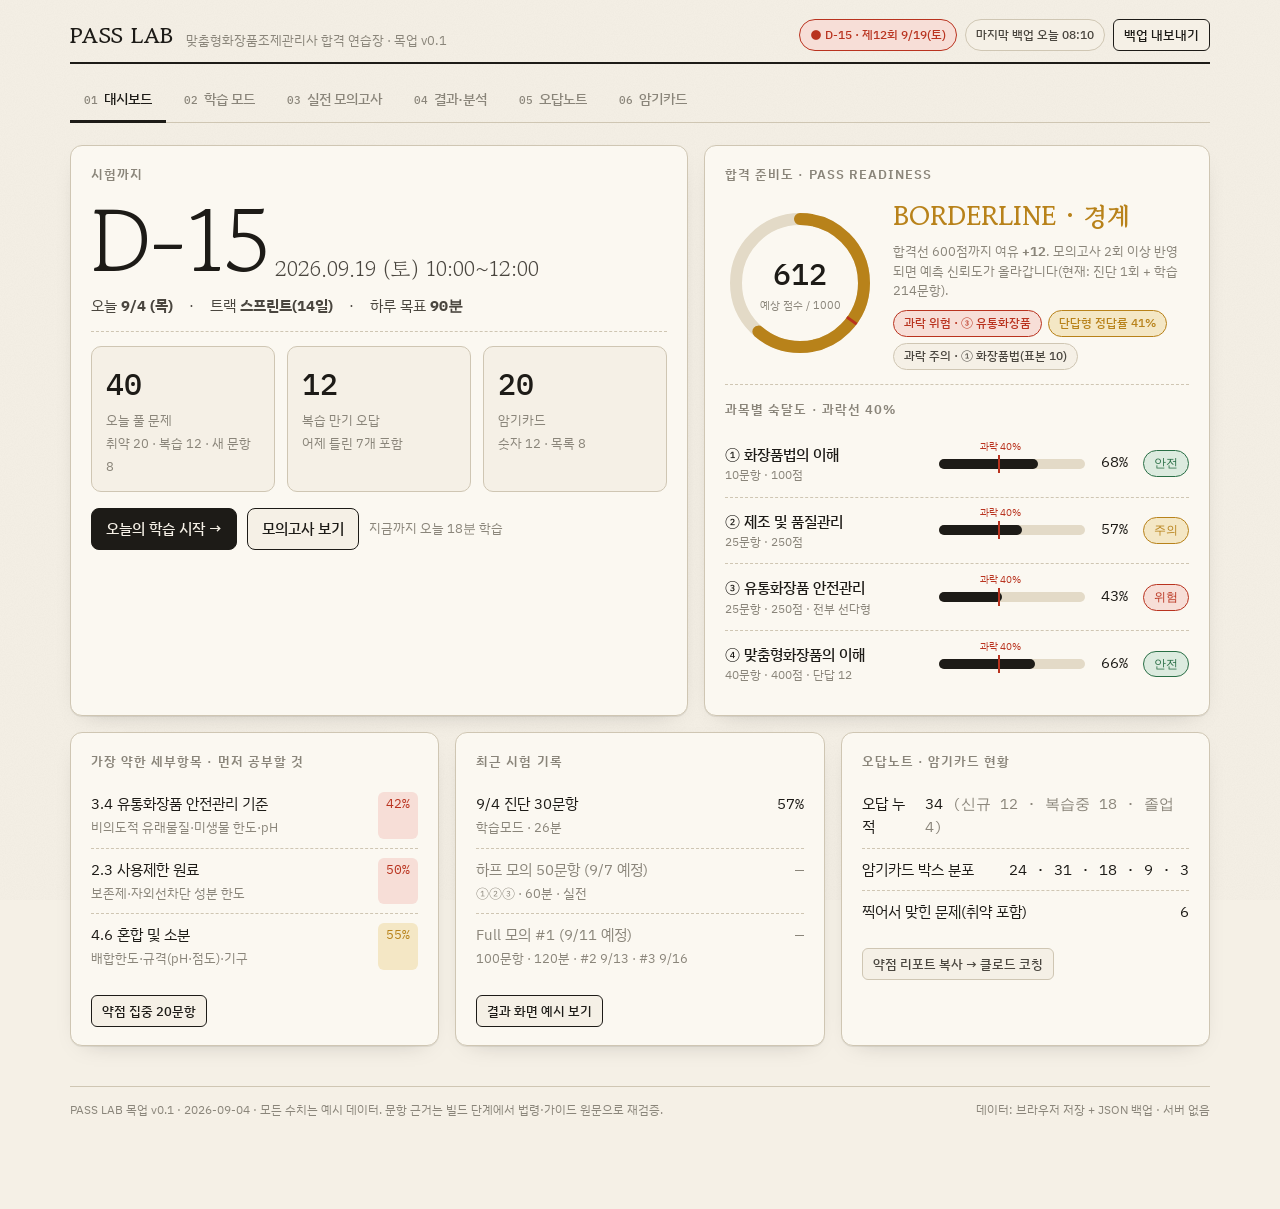
<file: mockup/PASS_LAB_목업_2026-09-04.html>
<!DOCTYPE html>
<html lang="ko">
<head>
<meta charset="utf-8">
<meta name="viewport" content="width=device-width, initial-scale=1">
<title>PASS LAB · 조제관리사 합격 연습장 — 목업</title>
<link rel="preconnect" href="https://fonts.googleapis.com">
<link href="https://fonts.googleapis.com/css2?family=Gowun+Batang:wght@400;700&family=IBM+Plex+Sans+KR:wght@400;500;600&family=IBM+Plex+Mono:wght@400;500&display=swap" rel="stylesheet">
<style>
:root{
  --paper:#F5F0E6; --paper-2:#EDE6D8; --paper-3:#E3DAC7;
  --ink:#1D1B17; --ink-2:#4A463F; --ink-3:#8A857A; --rule:#CFC6B3;
  --red:#B9331F; --red-bg:#F7DED7; --green:#2A6F46; --green-bg:#DCEBDF;
  --amber:#B8821A; --amber-bg:#F4E7C5; --blue:#2F5D8A; --blue-bg:#DCE6F0;
  --shadow:0 1px 0 rgba(29,27,23,.08), 0 8px 24px -16px rgba(29,27,23,.35);
  --serif:"Gowun Batang","Nanum Myeongjo",serif;
  --sans:"IBM Plex Sans KR","Apple SD Gothic Neo","Pretendard",sans-serif;
  --mono:"IBM Plex Mono",ui-monospace,Menlo,monospace;
}
*{box-sizing:border-box}
html,body{margin:0;background:var(--paper);color:var(--ink);font-family:var(--sans);font-size:15px;line-height:1.55;-webkit-font-smoothing:antialiased}
body::before{content:"";position:fixed;inset:0;pointer-events:none;opacity:.35;z-index:0;
  background-image:url("data:image/svg+xml;utf8,<svg xmlns='http://www.w3.org/2000/svg' width='160' height='160'><filter id='n'><feTurbulence type='fractalNoise' baseFrequency='.9' numOctaves='2' stitchTiles='stitch'/><feColorMatrix values='0 0 0 0 0  0 0 0 0 0  0 0 0 0 0  0 0 0 .06 0'/></filter><rect width='100%' height='100%' filter='url(%23n)'/></svg>")}
a{color:inherit}
button{font:inherit;cursor:pointer}
.app{position:relative;z-index:1;max-width:1180px;margin:0 auto;padding:0 20px 90px}
/* top bar */
.top{display:flex;align-items:center;justify-content:space-between;padding:18px 0 10px;border-bottom:2px solid var(--ink)}
.brand{display:flex;align-items:baseline;gap:12px}
.brand b{font-family:var(--serif);font-size:22px;letter-spacing:.02em;white-space:nowrap}
.brand span{color:var(--ink-3);font-size:13px}
.chip{display:inline-flex;align-items:center;gap:6px;border:1px solid var(--ink);border-radius:999px;padding:3px 10px;font-size:12px;font-weight:500;background:var(--paper)}
.chip.red{border-color:var(--red);color:var(--red);background:var(--red-bg)}
.chip.green{border-color:var(--green);color:var(--green);background:var(--green-bg)}
.chip.amber{border-color:var(--amber);color:var(--amber);background:var(--amber-bg)}
.chip.blue{border-color:var(--blue);color:var(--blue);background:var(--blue-bg)}
.chip.ghost{border-color:var(--rule);color:var(--ink-2)}
.topbtns{display:flex;gap:8px}
.btn{border:1.5px solid var(--ink);background:var(--paper);color:var(--ink);border-radius:8px;padding:8px 14px;font-weight:500;transition:transform .08s ease,background .15s}
.btn:hover{background:var(--paper-2)} .btn:active{transform:translateY(1px)}
.btn.primary{background:var(--ink);color:var(--paper)} .btn.primary:hover{background:#000}
.btn.sm{padding:5px 10px;font-size:13px;border-radius:6px}
.btn.ghost{border-color:var(--rule);color:var(--ink-2)}
/* nav */
.nav{display:flex;gap:4px;margin:14px 0 22px;border-bottom:1px solid var(--rule)}
.nav button{background:none;border:0;padding:10px 14px;color:var(--ink-3);font-weight:500;border-bottom:3px solid transparent;margin-bottom:-1px;font-size:14px}
.nav button.on{color:var(--ink);border-bottom-color:var(--ink)}
.nav button .n{font-family:var(--mono);font-size:11px;color:var(--ink-3);margin-right:6px}
/* screens */
.screen{display:none;animation:fade .25s ease}
.screen.on{display:block}
@keyframes fade{from{opacity:0;transform:translateY(4px)}to{opacity:1;transform:none}}
.card{background:#FBF8F1;border:1px solid var(--rule);border-radius:12px;padding:18px 20px;box-shadow:var(--shadow)}
.card h3{margin:0 0 12px;font-size:13px;letter-spacing:.08em;text-transform:uppercase;color:var(--ink-3);font-weight:600}
.grid{display:grid;gap:16px}
.g-3{grid-template-columns:repeat(3,minmax(0,1fr))} .g-2{grid-template-columns:repeat(2,minmax(0,1fr))} .g-hero{grid-template-columns:minmax(0,1.1fr) minmax(0,.9fr)}
.g-study{grid-template-columns:minmax(0,1fr) 320px}
.g-mock{grid-template-columns:300px minmax(0,1fr)}
.mono{font-family:var(--mono)}
.muted{color:var(--ink-3)} .small{font-size:12.5px}
hr.rule{border:0;border-top:1px dashed var(--rule);margin:14px 0}
/* dashboard hero */
.dday{font-family:var(--serif);font-size:88px;line-height:1;letter-spacing:-.02em;margin:4px 0 0}
.dday small{font-size:22px;letter-spacing:0;color:var(--ink-2);margin-left:6px}
.hero-sub{display:flex;gap:16px;flex-wrap:wrap;color:var(--ink-2);margin-top:10px}
.readiness{display:flex;align-items:center;gap:18px}
.gauge{position:relative;width:150px;height:150px;flex:none}
.gauge svg{transform:rotate(-90deg)} .gauge .val{position:absolute;inset:0;display:flex;flex-direction:column;align-items:center;justify-content:center}
.gauge .val b{font-family:var(--mono);font-size:30px;font-weight:500} .gauge .val span{font-size:11px;color:var(--ink-3)}
.ready-tag{font-family:var(--serif);font-size:26px;font-weight:700}
.ready-tag.amber{color:var(--amber)}
/* bars */
.bar{position:relative;height:10px;background:var(--paper-3);border-radius:6px;overflow:visible}
.bar i{position:absolute;left:0;top:0;bottom:0;border-radius:6px;background:var(--ink)}
.bar .cut{position:absolute;top:-4px;bottom:-4px;width:2px;background:var(--red);left:40%}
.bar .cut::after{content:"과락 40%";position:absolute;top:-16px;left:-18px;font-size:10px;color:var(--red);white-space:nowrap}
.subj{display:grid;grid-template-columns:200px minmax(0,1fr) 90px;gap:14px;align-items:center;padding:12px 0;border-bottom:1px dashed var(--rule)}
.subj:last-child{border:0}
.subj .name{font-weight:500} .subj .name small{display:block;color:var(--ink-3);font-weight:400;font-size:12px}
.subj .score{text-align:right;font-family:var(--mono)}
.todo{display:grid;grid-template-columns:repeat(3,minmax(0,1fr));gap:12px}
.todo .t{border:1px solid var(--rule);border-radius:10px;padding:14px;background:var(--paper)}
.todo .t b{font-family:var(--mono);font-size:30px;display:block;font-weight:500}
.todo .t span{color:var(--ink-3);font-size:12.5px}
.list{margin:0;padding:0;list-style:none} .list li{display:flex;justify-content:space-between;gap:10px;padding:9px 0;border-bottom:1px dashed var(--rule)} .list li:last-child{border:0}
/* study */
.qhead{display:flex;justify-content:space-between;align-items:center;flex-wrap:wrap;gap:8px;margin-bottom:10px}
.qhead .crumbs{color:var(--ink-2);font-size:13.5px} .qhead .crumbs b{color:var(--ink)}
.prog{height:6px;background:var(--paper-3);border-radius:4px;overflow:hidden;margin:0 0 18px} .prog i{display:block;height:100%;background:var(--ink)}
.qnum{font-family:var(--serif);font-size:15px;color:var(--ink-3);margin-bottom:6px}
.stem{font-size:18px;line-height:1.6;font-weight:500;margin:0 0 16px}
.stem u{text-decoration-thickness:2px;text-underline-offset:3px}
.choices{display:grid;gap:8px;margin:0;padding:0;list-style:none}
.choice{display:flex;gap:12px;align-items:flex-start;border:1.5px solid var(--rule);border-radius:10px;padding:12px 14px;background:var(--paper);cursor:pointer;transition:border-color .12s,background .12s}
.choice:hover{border-color:var(--ink-3)}
.choice .k{font-family:var(--serif);width:26px;height:26px;border-radius:50%;border:1.5px solid var(--ink);display:grid;place-items:center;flex:none;font-size:13px}
.choice.sel{border-color:var(--ink);background:var(--paper-2)}
.choice.ok{border-color:var(--green);background:var(--green-bg)} .choice.ok .k{background:var(--green);color:#fff;border-color:var(--green)}
.choice.bad{border-color:var(--red);background:var(--red-bg)} .choice.bad .k{background:var(--red);color:#fff;border-color:var(--red)}
.choice .why{display:none;font-size:13px;color:var(--ink-2);margin-top:4px}
.revealed .choice .why{display:block}
.revealed .choice{cursor:default}
.actions{display:flex;gap:10px;margin-top:16px;flex-wrap:wrap;align-items:center}
.verdict{display:none;margin-top:18px;border-left:4px solid var(--red);background:var(--red-bg);padding:12px 16px;border-radius:0 10px 10px 0}
.verdict.ok{border-left-color:var(--green);background:var(--green-bg)}
.verdict b{font-family:var(--serif);font-size:18px}
.explain{display:none;margin-top:16px}
.revealed .verdict,.revealed .explain{display:block}
.ex-block{border:1px solid var(--rule);border-radius:10px;padding:14px 16px;background:#FBF8F1;margin-bottom:10px}
.ex-block h4{margin:0 0 6px;font-size:12px;letter-spacing:.08em;color:var(--ink-3);text-transform:uppercase}
.ex-block.memo{background:var(--amber-bg);border-color:#E6D19A}
.ex-block.memo p{font-family:var(--serif);font-size:17px;margin:0}
.src{font-size:12.5px;color:var(--ink-2)} .src code{font-family:var(--mono);font-size:12px;background:var(--paper-2);padding:1px 6px;border-radius:4px}
.chips{display:flex;gap:6px;flex-wrap:wrap}
.chips .c{border:1px solid var(--rule);border-radius:999px;padding:4px 11px;font-size:13px;background:var(--paper);cursor:pointer}
.chips .c.on{border-color:var(--ink);background:var(--ink);color:var(--paper)}
.side .card{margin-bottom:14px}
.flash-mini{border:1px dashed var(--ink-3);border-radius:10px;padding:12px;background:var(--paper)}
.flash-mini .f{font-weight:500} .flash-mini .b{color:var(--green);font-family:var(--mono);margin-top:4px}
textarea{width:100%;min-height:74px;border:1px solid var(--rule);border-radius:8px;padding:10px;font:inherit;font-size:13.5px;background:var(--paper);resize:vertical}
/* mock */
.timer{display:flex;align-items:center;justify-content:space-between;gap:14px;padding:12px 16px;border:1.5px solid var(--ink);border-radius:12px;background:#FBF8F1;margin-bottom:16px;flex-wrap:wrap}
.timer .t{font-family:var(--mono);font-size:34px;font-weight:500;letter-spacing:.02em}
.timer .t.warn{color:var(--red)}
.timer .meta{display:flex;gap:14px;align-items:center;color:var(--ink-2);font-size:13px;flex-wrap:wrap}
.navgrid{display:grid;grid-template-columns:repeat(10,minmax(0,1fr));gap:5px}
.navgrid button{min-width:0;aspect-ratio:1;border:1px solid var(--rule);border-radius:5px;background:var(--paper);font-family:var(--mono);font-size:11px;color:var(--ink-3);padding:0}
.navgrid button.done{background:var(--ink);color:var(--paper);border-color:var(--ink)}
.navgrid button.flag{background:var(--amber-bg);border-color:var(--amber);color:var(--amber)}
.navgrid button.cur{outline:2px solid var(--blue);outline-offset:1px;color:var(--ink)}
.navgrid button.short{border-style:dashed}
.legend{display:flex;gap:12px;flex-wrap:wrap;font-size:12px;color:var(--ink-2);margin-top:10px}
.legend i{display:inline-block;width:12px;height:12px;border-radius:3px;border:1px solid var(--rule);vertical-align:-2px;margin-right:4px;background:var(--paper)}
.legend i.done{background:var(--ink);border-color:var(--ink)} .legend i.flag{background:var(--amber-bg);border-color:var(--amber)} .legend i.short{border-style:dashed}
.sections{display:grid;gap:6px;margin-top:12px;font-size:12.5px}
.sections div{display:flex;justify-content:space-between;color:var(--ink-2)} .sections span.mono{color:var(--ink)}
.short-input{display:flex;gap:10px;align-items:center;margin:8px 0 4px;flex-wrap:wrap}
.short-input input{flex:1 1 140px;min-width:0;font:inherit;font-size:18px;padding:12px 14px;border:1.5px solid var(--ink);border-radius:10px;background:#fff;font-family:var(--serif)}
.short-input .unit{color:var(--ink-3)}
.blank{display:inline-block;min-width:74px;border-bottom:2px solid var(--ink);text-align:center;font-family:var(--serif);color:var(--ink-3);font-size:14px;vertical-align:bottom}
/* results */
.score-hero{display:grid;grid-template-columns:auto 1fr;gap:28px;align-items:center}
.score-big{font-family:var(--mono);font-size:72px;font-weight:500;line-height:1}
.score-big small{font-size:20px;color:var(--ink-3)}
.pass{font-family:var(--serif);font-size:28px;font-weight:700;color:var(--green)}
.rs{display:grid;grid-template-columns:190px minmax(0,1fr) 120px;gap:12px;align-items:center;padding:10px 0;border-bottom:1px dashed var(--rule)}
.rs:last-child{border:0}
table{width:100%;border-collapse:collapse;font-size:13.5px}
th{text-align:left;font-size:11.5px;letter-spacing:.06em;text-transform:uppercase;color:var(--ink-3);padding:6px 8px;border-bottom:1px solid var(--rule);font-weight:600}
td{padding:9px 8px;border-bottom:1px dashed var(--rule)} tr:last-child td{border:0}
td.mono{font-family:var(--mono)}
.pct{display:inline-block;padding:2px 8px;border-radius:6px;font-family:var(--mono);font-size:12.5px}
.pct.low{background:var(--red-bg);color:var(--red)} .pct.mid{background:var(--amber-bg);color:var(--amber)} .pct.hi{background:var(--green-bg);color:var(--green)}
/* wrong notes */
.filters{display:flex;gap:8px;flex-wrap:wrap;margin-bottom:14px}
.wn{border:1px solid var(--rule);border-radius:12px;background:#FBF8F1;margin-bottom:12px;overflow:hidden}
.wn .head{display:flex;justify-content:space-between;align-items:center;gap:10px;padding:12px 16px;cursor:pointer;flex-wrap:wrap}
.wn .head .q{font-weight:500}
.wn .body{display:none;padding:0 16px 16px;border-top:1px dashed var(--rule)}
.wn.open .body{display:block}
.ans{display:grid;grid-template-columns:1fr 1fr;gap:10px;margin:12px 0}
.ans div{border-radius:10px;padding:10px 12px;font-size:14px}
.ans .mine{background:var(--red-bg);border:1px solid #E5B7AD} .ans .real{background:var(--green-bg);border:1px solid #B9D3BF}
.ans small{display:block;font-size:11px;letter-spacing:.06em;text-transform:uppercase;color:var(--ink-3);margin-bottom:3px}
.stage{font-size:11.5px;font-family:var(--mono)}
/* flash */
.flash-wrap{display:grid;grid-template-columns:minmax(0,1fr) 280px;gap:16px}
.flash{perspective:1200px;height:300px}
.flash .inner{position:relative;width:100%;height:100%;transition:transform .5s cubic-bezier(.2,.7,.2,1);transform-style:preserve-3d}
.flash.flip .inner{transform:rotateY(180deg)}
.face{position:absolute;inset:0;border:1.5px solid var(--ink);border-radius:16px;background:#FBF8F1;display:flex;flex-direction:column;justify-content:center;align-items:center;text-align:center;padding:26px;backface-visibility:hidden;box-shadow:var(--shadow)}
.face.back{transform:rotateY(180deg);background:var(--amber-bg)}
.face .kind{position:absolute;top:14px;left:16px}
.face .box{position:absolute;top:14px;right:16px;font-family:var(--mono);font-size:12px;color:var(--ink-3)}
.face .q{font-family:var(--serif);font-size:24px;line-height:1.4}
.face .a{font-family:var(--serif);font-size:30px;font-weight:700}
.face .hint{position:absolute;bottom:14px;color:var(--ink-3);font-size:12px}
.face .mn{margin-top:10px;color:var(--ink-2);font-size:14px}
.rate{display:flex;gap:10px;margin-top:14px}
.rate button{flex:1;padding:12px;border-radius:10px;border:1.5px solid var(--rule);background:var(--paper);font-weight:500}
.rate .no{border-color:var(--red);color:var(--red)} .rate .so{border-color:var(--amber);color:var(--amber)} .rate .ok{border-color:var(--green);color:var(--green)}
.boxes{display:grid;grid-template-columns:repeat(5,minmax(0,1fr));gap:6px;margin-top:8px}
.boxes div{border:1px solid var(--rule);border-radius:8px;padding:8px 4px;text-align:center;background:var(--paper)}
.boxes b{display:block;font-family:var(--mono);font-size:18px;font-weight:500} .boxes span{font-size:11px;color:var(--ink-3)}
/* footer / mobile nav */
.foot{margin-top:40px;padding-top:14px;border-top:1px solid var(--rule);color:var(--ink-3);font-size:12px;display:flex;justify-content:space-between;flex-wrap:wrap;gap:8px}
.mnav{display:none}
.toast{position:fixed;left:50%;bottom:24px;transform:translateX(-50%) translateY(20px);background:var(--ink);color:var(--paper);padding:10px 16px;border-radius:10px;font-size:13.5px;opacity:0;transition:.25s;z-index:9;pointer-events:none}
.toast.show{opacity:1;transform:translateX(-50%)}
@media (max-width:900px){
  .g-3,.g-2,.g-hero,.g-study,.g-mock,.flash-wrap{grid-template-columns:1fr}
  .dday{font-size:64px} .dday small{display:block;margin:6px 0 0;font-size:18px} .subj{grid-template-columns:1fr;gap:8px} .subj .bar{margin-top:14px} .subj .score{text-align:left}
  .score-hero{grid-template-columns:1fr} .rs{grid-template-columns:1fr;gap:6px} .rs .bar{margin-top:14px} .todo{grid-template-columns:repeat(3,minmax(0,1fr))} .todo .t{padding:10px} .todo .t b{font-size:24px}
  .top{flex-wrap:wrap;gap:8px} .topbtns{width:100%;justify-content:flex-start;flex-wrap:wrap} .app{padding:0 14px 90px}
  .nav{display:none}
  .mnav{display:grid;grid-template-columns:repeat(6,1fr);position:fixed;left:0;right:0;bottom:0;background:#FBF8F1;border-top:1px solid var(--rule);z-index:8}
  .mnav button{border:0;background:none;padding:10px 2px 12px;font-size:11px;color:var(--ink-3)} .mnav button.on{color:var(--ink);font-weight:600}
  .mnav button i{display:block;font-family:var(--serif);font-size:16px;font-style:normal;margin-bottom:2px}
}
</style>
</head>
<body>
<div class="app">

<header class="top">
  <div class="brand"><b>PASS LAB</b><span>맞춤형화장품조제관리사 합격 연습장 · 목업 v0.1</span></div>
  <div class="topbtns">
    <span class="chip red">● D-15 · 제12회 9/19(토)</span>
    <span class="chip ghost">마지막 백업 오늘 08:10</span>
    <button class="btn sm" onclick="toast('진행 데이터를 JSON 파일로 저장했습니다 (예시)')">백업 내보내기</button>
  </div>
</header>

<nav class="nav" id="nav">
  <button class="on" data-s="dash"><span class="n">01</span>대시보드</button>
  <button data-s="study"><span class="n">02</span>학습 모드</button>
  <button data-s="mock"><span class="n">03</span>실전 모의고사</button>
  <button data-s="result"><span class="n">04</span>결과·분석</button>
  <button data-s="wrong"><span class="n">05</span>오답노트</button>
  <button data-s="flash"><span class="n">06</span>암기카드</button>
</nav>

<!-- ============ 01 대시보드 ============ -->
<section class="screen on" id="s-dash">
  <div class="grid g-hero">
    <div class="card">
      <h3>시험까지</h3>
      <div class="dday">D-15<small>2026.09.19 (토) 10:00~12:00</small></div>
      <div class="hero-sub">
        <span>오늘 <b>9/4 (목)</b></span><span>·</span>
        <span>트랙 <b>스프린트(14일)</b></span><span>·</span>
        <span>하루 목표 <b class="mono">90분</b></span>
      </div>
      <hr class="rule">
      <div class="todo">
        <div class="t"><b>40</b><span>오늘 풀 문제<br>취약 20 · 복습 12 · 새 문항 8</span></div>
        <div class="t"><b>12</b><span>복습 만기 오답<br>어제 틀린 7개 포함</span></div>
        <div class="t"><b>20</b><span>암기카드<br>숫자 12 · 목록 8</span></div>
      </div>
      <div class="actions">
        <button class="btn primary" onclick="go('study')">오늘의 학습 시작 →</button>
        <button class="btn" onclick="go('mock')">모의고사 보기</button>
        <span class="muted small">지금까지 오늘 <span class="mono">18분</span> 학습</span>
      </div>
    </div>
    <div class="card">
      <h3>합격 준비도 · Pass Readiness</h3>
      <div class="readiness">
        <div class="gauge">
          <svg width="150" height="150" viewBox="0 0 150 150">
            <circle cx="75" cy="75" r="64" fill="none" stroke="#E3DAC7" stroke-width="12"/>
            <circle cx="75" cy="75" r="64" fill="none" stroke="#B8821A" stroke-width="12" stroke-linecap="round" stroke-dasharray="402" stroke-dashoffset="156"/>
            <line x1="75" y1="5" x2="75" y2="17" stroke="#B9331F" stroke-width="3" transform="rotate(216 75 75)"/>
          </svg>
          <div class="val"><b>612</b><span>예상 점수 / 1000</span></div>
        </div>
        <div>
          <div class="ready-tag amber">BORDERLINE · 경계</div>
          <p class="small muted" style="margin:6px 0 10px">합격선 600점까지 여유 <b class="mono">+12</b>. 모의고사 2회 이상 반영되면 예측 신뢰도가 올라갑니다(현재: 진단 1회 + 학습 214문항).</p>
          <div class="chips"><span class="chip red">과락 위험 · ③ 유통화장품</span><span class="chip amber">단답형 정답률 41%</span><span class="chip ghost">과락 주의 · ① 화장품법(표본 10)</span></div>
        </div>
      </div>
      <hr class="rule">
      <h3>과목별 숙달도 · 과락선 40%</h3>
      <div class="subj"><div class="name">① 화장품법의 이해<small>10문항 · 100점</small></div><div class="bar"><i style="width:68%"></i><span class="cut"></span></div><div class="score">68% <span class="chip green" style="margin-left:6px">안전</span></div></div>
      <div class="subj"><div class="name">② 제조 및 품질관리<small>25문항 · 250점</small></div><div class="bar"><i style="width:57%"></i><span class="cut"></span></div><div class="score">57% <span class="chip amber" style="margin-left:6px">주의</span></div></div>
      <div class="subj"><div class="name">③ 유통화장품 안전관리<small>25문항 · 250점 · 전부 선다형</small></div><div class="bar"><i style="width:43%"></i><span class="cut"></span></div><div class="score">43% <span class="chip red" style="margin-left:6px">위험</span></div></div>
      <div class="subj"><div class="name">④ 맞춤형화장품의 이해<small>40문항 · 400점 · 단답 12</small></div><div class="bar"><i style="width:66%"></i><span class="cut"></span></div><div class="score">66% <span class="chip green" style="margin-left:6px">안전</span></div></div>
    </div>
  </div>

  <div class="grid g-3" style="margin-top:16px">
    <div class="card">
      <h3>가장 약한 세부항목 · 먼저 공부할 것</h3>
      <ul class="list">
        <li><span>3.4 유통화장품 안전관리 기준<br><span class="muted small">비의도적 유래물질·미생물 한도·pH</span></span><span class="pct low">42%</span></li>
        <li><span>2.3 사용제한 원료<br><span class="muted small">보존제·자외선차단 성분 한도</span></span><span class="pct low">50%</span></li>
        <li><span>4.6 혼합 및 소분<br><span class="muted small">배합한도·규격(pH·점도)·기구</span></span><span class="pct mid">55%</span></li>
      </ul>
      <div class="actions"><button class="btn sm" onclick="go('study')">약점 집중 20문항</button></div>
    </div>
    <div class="card">
      <h3>최근 시험 기록</h3>
      <ul class="list">
        <li><span>9/4 진단 30문항<br><span class="muted small">학습모드 · 26분</span></span><span class="mono">57%</span></li>
        <li><span class="muted">하프 모의 50문항 (9/7 예정)<br><span class="small">①②③ · 60분 · 실전</span></span><span class="mono muted">—</span></li>
        <li><span class="muted">Full 모의 #1 (9/11 예정)<br><span class="small">100문항 · 120분 · #2 9/13 · #3 9/16</span></span><span class="mono muted">—</span></li>
      </ul>
      <div class="actions"><button class="btn sm" onclick="go('result')">결과 화면 예시 보기</button></div>
    </div>
    <div class="card">
      <h3>오답노트 · 암기카드 현황</h3>
      <ul class="list">
        <li><span>오답 누적</span><span class="mono">34 <span class="muted">(신규 12 · 복습중 18 · 졸업 4)</span></span></li>
        <li><span>암기카드 박스 분포</span><span class="mono">24 · 31 · 18 · 9 · 3</span></li>
        <li><span>찍어서 맞힌 문제(취약 포함)</span><span class="mono">6</span></li>
      </ul>
      <div class="actions"><button class="btn sm ghost" onclick="toast('약점 리포트를 복사했습니다 → 클로드에 붙여넣어 코칭 요청 (예시)')">약점 리포트 복사 → 클로드 코칭</button></div>
    </div>
  </div>
</section>

<!-- ============ 02 학습 모드 ============ -->
<section class="screen" id="s-study">
  <div class="grid g-study">
    <div>
      <div class="qhead">
        <div class="crumbs"><b>② 화장품 제조 및 품질관리</b> › 2.3.2 착향제 알레르기 유발물질 · <span class="chip ghost">약점 집중</span></div>
        <div class="mono small muted">7 / 20 · 경과 00:41</div>
      </div>
      <div class="prog"><i style="width:35%"></i></div>

      <div class="card" id="qcard">
        <div class="qnum">문항 7 · 선다형 · 난이도 ●●●○○</div>
        <p class="stem">착향제 구성 성분 중 알레르기 유발성분을 제품에 표시해야 하는 기준으로 <u>옳은</u> 것은?</p>
        <ul class="choices" id="choices">
          <li class="choice" data-i="0"><span class="k">①</span><div>사용 후 씻어내는 제품 0.001% 초과, 씻어내지 않는 제품 0.01% 초과<div class="why">✕ 두 기준이 서로 바뀌었다. 씻어내는 제품이 더 느슨(0.01%)하다.</div></div></li>
          <li class="choice" data-i="1"><span class="k">②</span><div>사용 후 씻어내는 제품 0.01% 초과, 씻어내지 않는 제품 0.001% 초과<div class="why">✓ 정답. 「화장품 사용할 때의 주의사항 및 알레르기 유발성분 표시에 관한 규정」 기준.</div></div></li>
          <li class="choice" data-i="2"><span class="k">③</span><div>모든 제품 0.01% 초과 시 표시<div class="why">✕ 제품 유형(씻어내는/씻어내지 않는)에 따라 기준이 다르다.</div></div></li>
          <li class="choice" data-i="3"><span class="k">④</span><div>모든 제품 0.1% 초과 시 표시<div class="why">✕ 0.1%는 어떤 유형에도 해당하지 않는 수치(함정: 자릿수 흔들기).</div></div></li>
          <li class="choice" data-i="4"><span class="k">⑤</span><div>함량과 무관하게 25종 모두 표시<div class="why">✕ 25종은 '대상 성분' 수. 표시 의무는 함량 기준을 초과할 때만.</div></div></li>
        </ul>
        <div class="actions">
          <button class="btn primary" id="submitBtn" onclick="submitQ()">제출</button>
          <button class="btn ghost" onclick="toast('건너뛴 문항은 오늘 복습 목록 끝에 다시 나옵니다 (예시)')">모르겠음 · 건너뛰기</button>
          <span class="muted small">자신감: </span>
          <div class="chips" id="conf"><span class="c on">확실</span><span class="c">애매</span><span class="c">찍음</span></div>
        </div>

        <div class="verdict" id="verdict"><b>✕ 오답</b> — 내 답 ①, 정답 ②. 이 문항은 오답노트에 추가되고 <b class="mono">오늘 세션 끝 · 9/5 · 9/8 · 9/14</b>에 변형 문항으로 다시 나옵니다.</div>

        <div class="explain">
          <div class="ex-block">
            <h4>왜 틀렸나 · 이유 선택</h4>
            <div class="chips" id="why"><span class="c">몰랐다</span><span class="c on">헷갈렸다</span><span class="c">숫자·용어 착오</span><span class="c">잘못 읽었다</span><span class="c">찍었다</span></div>
          </div>
          <div class="ex-block memo">
            <h4>시험 한 줄 암기</h4>
            <p>"씻어내면 <b>0.01</b>, 남으면 <b>0.001</b>" — 피부에 남는 쪽이 10배 엄격.</p>
          </div>
          <div class="ex-block">
            <h4>핵심 개념</h4>
            착향제(향료)는 성분명 대신 '향료'로 표시할 수 있으나, 알레르기 유발성분 <b>25종</b>은 기준 함량을 초과하면 성분명을 표시해야 한다. 기준은 제품이 피부에 남는지 여부로 갈린다.
          </div>
          <div class="ex-block">
            <h4>출제자의 함정</h4>
            두 수치를 뒤집어 놓거나(①), 자릿수를 하나 옮기거나(④), '25종'을 함량 기준과 섞는다(⑤). 단답형에서는 "㉠ 0.01, ㉡ 0.001" 빈칸으로도 나온다.
          </div>
          <div class="ex-block">
            <h4>근거</h4>
            <div class="src"><code>화장품 사용할 때의 주의사항 및 알레르기 유발성분 표시에 관한 규정 별표2</code> · <code>교수학습가이드 개정4판 2과목 3장</code> · 시행일 확인 <span class="chip green" style="font-size:11px">검증됨</span></div>
          </div>
          <div class="actions">
            <button class="btn primary" onclick="toast('다음 문항으로 (예시)')">다음 문항 →</button>
            <button class="btn" onclick="toast('문항+내 답+틀린 이유를 프롬프트로 복사했습니다. 클로드에 붙여넣으세요 (예시)')">이 문제 클로드에게 설명 요청</button>
            <button class="btn ghost" onclick="toast('연결 암기카드 2장을 오늘 덱에 추가 (예시)')">카드 2장 추가</button>
          </div>
        </div>
      </div>
    </div>

    <aside class="side">
      <div class="card">
        <h3>연결된 암기카드</h3>
        <div class="flash-mini"><div class="f">알레르기 유발 착향제 표시 기준(씻어내는 / 씻어내지 않는)</div><div class="b">0.01% / 0.001% 초과</div></div>
        <div class="flash-mini" style="margin-top:8px"><div class="f">알레르기 유발 착향제 성분 수</div><div class="b">25종</div></div>
      </div>
      <div class="card">
        <h3>내 말로 한 줄 메모</h3>
        <textarea placeholder="예) 향수처럼 남는 건 더 조심 → 0.001. 씻는 건 0.01."></textarea>
        <div class="actions"><button class="btn sm" onclick="toast('메모 저장 (예시)')">저장</button><span class="muted small">오답노트에 함께 표시됩니다</span></div>
      </div>
      <div class="card">
        <h3>이 세션</h3>
        <ul class="list small">
          <li><span>정답</span><span class="mono">4 / 6</span></li>
          <li><span>평균 풀이 시간</span><span class="mono">52초</span></li>
          <li><span>오답노트 추가</span><span class="mono">2</span></li>
        </ul>
      </div>
    </aside>
  </div>
</section>

<!-- ============ 03 실전 모의고사 ============ -->
<section class="screen" id="s-mock">
  <div class="timer">
    <div><div class="small muted" style="letter-spacing:.08em">남은 시간 · 120분 실전</div><div class="t" id="timer">01:47:22</div></div>
    <div class="meta">
      <span>답함 <b class="mono">38</b>/100</span><span>검토표시 <b class="mono">3</b></span><span>구간 <b>③ 유통화장품 안전관리</b> (36~60)</span>
      <span class="chip green">● 자동저장 12초 전</span>
    </div>
    <div class="actions" style="margin:0"><button class="btn ghost sm" onclick="toast('시험을 중단해도 이어서 풀 수 있습니다. 대시보드에 [이어서 풀기]가 표시됩니다 (예시)')">잠시 중단</button><button class="btn sm" onclick="toast('종료 전 확인: 미답 62문항이 있습니다 (예시)')">시험 종료·채점</button></div>
  </div>

  <div class="grid g-mock">
    <div class="card">
      <h3>문항 이동</h3>
      <div class="navgrid" id="navgrid"></div>
      <div class="legend"><span><i class="done"></i>답함</span><span><i></i>미답</span><span><i class="flag"></i>검토표시</span><span><i class="short"></i>단답형(81~100)</span></div>
      <div class="sections">
        <div><span>① 화장품법 1~10</span><span class="mono">10/10</span></div>
        <div><span>② 제조·품질 11~35</span><span class="mono">25/25</span></div>
        <div><span>③ 유통 안전관리 36~60</span><span class="mono">3/25</span></div>
        <div><span>④ 맞춤형 61~100</span><span class="mono">0/40</span></div>
      </div>
      <hr class="rule">
      <div class="small muted">시간 배분 가이드(추정): 선다형 80문항 70분 → 단답형 20문항 35분 → 마킹 15분. 현재 페이스 <b style="color:var(--green)">양호</b>.</div>
    </div>

    <div class="card">
      <div class="qnum">문항 39 · 선다형 · ③ 유통화장품 안전관리</div>
      <p class="stem">「화장품 안전기준 등에 관한 규정」상 유통화장품의 안전관리 기준에서 <u>pH 3.0~9.0</u> 기준의 적용을 받지 <u>않는</u> 제품은?</p>
      <ul class="choices">
        <li class="choice" onclick="pick(this)"><span class="k">①</span><div>영·유아용 로션</div></li>
        <li class="choice" onclick="pick(this)"><span class="k">②</span><div>아이섀도(눈 화장용 제품류)</div></li>
        <li class="choice" onclick="pick(this)"><span class="k">③</span><div>사용 후 곧바로 물로 씻어내는 클렌징 폼</div></li>
        <li class="choice" onclick="pick(this)"><span class="k">④</span><div>기초화장용 크림</div></li>
        <li class="choice" onclick="pick(this)"><span class="k">⑤</span><div>헤어 토닉(두발용 제품류)</div></li>
      </ul>
      <div class="actions">
        <button class="btn ghost" onclick="toast('이전 문항 (예시)')">← 이전</button>
        <button class="btn" onclick="toast('검토표시 토글 (예시)')">⚑ 검토표시</button>
        <button class="btn primary" onclick="toast('다음 문항 40 (예시)')">다음 →</button>
        <span class="muted small">실전 모드: 해설은 종료 후에만 표시됩니다</span>
      </div>
      <hr class="rule">
      <div class="qnum">미리보기 · 문항 84 · 단답형 · ④ 맞춤형화장품의 이해</div>
      <p class="stem" style="font-size:16.5px">맞춤형화장품판매업자는 판매내역서에 제조번호, <span class="blank">㉠</span> 또는 개봉 후 사용기간, 판매일자 및 <span class="blank">㉡</span>을 기재·보관해야 한다. ㉠, ㉡에 들어갈 말을 쓰시오.</p>
      <div class="short-input"><input placeholder="㉠ 답 입력" value="사용기한"><input placeholder="㉡ 답 입력"><span class="unit small">Enter로 다음 칸</span></div>
      <div class="small muted">단답형 채점: 띄어쓰기·전각/반각·'%' 표기 차이는 허용, 동의어는 문항별 허용표기 목록 기준. 복수 빈칸은 전부 맞아야 정답(기본값).</div>
    </div>
  </div>
</section>

<!-- ============ 04 결과·분석 ============ -->
<section class="screen" id="s-result">
  <div class="card">
    <h3>Full 모의고사 #1 · 9/11 (예시 데이터)</h3>
    <div class="score-hero">
      <div><div class="score-big">640<small> / 1000</small></div><div class="pass">✓ PASS · 합격권</div><div class="small muted">합격선 600 + 전 과목 40% 충족 · 소요 <span class="mono">1:52:10</span> · 찍음 보정 점수 <span class="mono">592</span>(찍어서 맞힌 6문항 × −8)</div></div>
      <div>
        <div class="rs"><div>① 화장품법의 이해</div><div class="bar"><i style="width:60%"></i><span class="cut"></span></div><div class="mono">60 / 100 <span class="chip green" style="font-size:11px">통과</span></div></div>
        <div class="rs"><div>② 제조 및 품질관리</div><div class="bar"><i style="width:60%"></i><span class="cut"></span></div><div class="mono">150 / 250 <span class="chip green" style="font-size:11px">통과</span></div></div>
        <div class="rs"><div>③ 유통화장품 안전관리</div><div class="bar"><i style="width:44%"></i><span class="cut"></span></div><div class="mono">110 / 250 <span class="chip amber" style="font-size:11px">과락 근접</span></div></div>
        <div class="rs"><div>④ 맞춤형화장품의 이해</div><div class="bar"><i style="width:80%"></i><span class="cut"></span></div><div class="mono">320 / 400 <span class="chip green" style="font-size:11px">통과</span></div></div>
      </div>
    </div>
  </div>

  <div class="grid g-3" style="margin-top:16px">
    <div class="card">
      <h3>정확도</h3>
      <ul class="list">
        <li><span>선다형 80문항</span><span class="mono">55 정답 · 69%</span></li>
        <li><span>단답형 20문항</span><span class="mono">9 정답 · <span style="color:var(--red)">45%</span></span></li>
        <li><span>평균 풀이 시간</span><span class="mono">58초</span></li>
        <li><span>가장 오래 걸린 문항</span><span class="mono">#37 · 3:12</span></li>
        <li><span>찍어서 맞힌 문항 → 취약 편입</span><span class="mono">6</span></li>
      </ul>
    </div>
    <div class="card" style="grid-column:span 2">
      <h3>세부항목 정답률 · 낮은 순</h3>
      <table>
        <tr><th>세부항목</th><th>문항</th><th>정답률</th><th>처방</th></tr>
        <tr><td>3.4 유통화장품 안전관리 기준(비의도적 유래물질·미생물·pH)</td><td class="mono">8</td><td><span class="pct low">38%</span></td><td>숫자 카드 14장 + 변형 10문항</td></tr>
        <tr><td>2.3 사용제한 원료(보존제·자외선차단)</td><td class="mono">6</td><td><span class="pct low">50%</span></td><td>한도표 카드 + 단답 연습</td></tr>
        <tr><td>3.1~3.3 작업장·작업자·설비 위생</td><td class="mono">9</td><td><span class="pct mid">56%</span></td><td>절차형 카드</td></tr>
        <tr><td>4.6 혼합·소분(배합한도·규격·기구)</td><td class="mono">10</td><td><span class="pct mid">60%</span></td><td>사례형 5문항</td></tr>
        <tr><td>4.2 피부·모발 생리구조</td><td class="mono">7</td><td><span class="pct hi">86%</span></td><td>유지</td></tr>
        <tr><td>1.1 화장품법(정의·영업·품질요소)</td><td class="mono">7</td><td><span class="pct hi">86%</span></td><td>유지</td></tr>
      </table>
      <div class="actions">
        <button class="btn primary" onclick="go('wrong')">오답 36개 → 오답노트</button>
        <button class="btn" onclick="toast('약점 리포트(과목·세부항목·유형·시간)를 복사했습니다 → 클로드 코칭 (예시)')">약점 리포트 복사</button>
        <button class="btn ghost" onclick="toast('이 결과가 예상 점수에 가중 반영됩니다 (예시)')">예상 점수 갱신</button>
      </div>
    </div>
  </div>
</section>

<!-- ============ 05 오답노트 ============ -->
<section class="screen" id="s-wrong">
  <div class="filters">
    <span class="chip">전체 34</span><span class="chip red">신규 12</span><span class="chip amber">복습중 18</span><span class="chip green">졸업 4</span>
    <span class="chip ghost">③ 유통 14</span><span class="chip ghost">② 제조 9</span><span class="chip ghost">④ 맞춤형 8</span><span class="chip ghost">① 법 3</span>
    <span class="chip ghost">단답형만</span>
    <span style="flex:1"></span>
    <button class="btn sm primary" onclick="toast('오늘 만기 오답 12개 재시험 시작 (예시)')">만기 12개 재시험</button>
    <button class="btn sm ghost" onclick="toast('오답노트를 파일로 내보냈습니다 (예시)')">내보내기</button>
  </div>

  <div class="wn open">
    <div class="head" onclick="this.parentElement.classList.toggle('open')">
      <div><span class="chip ghost">③ 3.4</span> <span class="q">비의도적 유래물질 검출 허용한도 — 납·니켈</span></div>
      <div class="chips"><span class="chip red">신규 · 2회 오답</span><span class="stage muted">다음 복습 9/5</span></div>
    </div>
    <div class="body">
      <div class="ans">
        <div class="mine"><small>내 답 (9/4 · 헷갈렸다)</small>납 10㎍/g, 니켈 20㎍/g</div>
        <div class="real"><small>정답</small>납 20㎍/g (점토 분말제품 50), 니켈 10㎍/g (눈 화장용 35 · 색조 30)</div>
      </div>
      <div class="ex-block memo"><h4>시험 한 줄 암기</h4><p>납 <b>20</b>·니켈 <b>10</b>·비소 <b>10</b>·수은 <b>1</b>·안티몬 <b>10</b>·카드뮴 <b>5</b> — "이(2)십 납, 일 수은, 오 카드뮴"</p></div>
      <div class="grid g-2">
        <div class="ex-block"><h4>왜 틀렸나</h4>납과 니켈의 기본 한도를 서로 바꿔 기억. 예외값(점토 50 / 눈 35 / 색조 30)이 붙는 쪽이 헷갈림의 원인.</div>
        <div class="ex-block"><h4>출제자의 함정</h4>기본값 대신 예외값만 보기에 넣거나, 단위를 ㎍/g ↔ ppm으로 바꿔 묻는다(둘은 같은 크기).</div>
      </div>
      <div class="ex-block"><h4>근거</h4><div class="src"><code>화장품 안전기준 등에 관한 규정 제6조 제1항</code> · <code>가이드 개정4판 3과목 4장</code> <span class="chip green" style="font-size:11px">검증됨</span></div></div>
      <div class="ex-block"><h4>내 메모</h4><textarea style="min-height:52px">납은 무거우니까 더 크게 20. 니켈은 눈·색조에서만 관대.</textarea></div>
      <div class="actions">
        <button class="btn primary" onclick="toast('같은 개념의 변형 문항(단답형)으로 다시 풀기 (예시)')">변형 문항으로 다시 풀기</button>
        <button class="btn" onclick="toast('연결 문항 3개 (예시)')">관련 문항 3</button>
        <button class="btn ghost" onclick="toast('연속 2회 정답(찍음 없음) + 마지막 오답 후 3일 경과 시 자동 졸업 (예시)')">졸업 조건 보기</button>
      </div>
    </div>
  </div>

  <div class="wn">
    <div class="head" onclick="this.parentElement.classList.toggle('open')">
      <div><span class="chip ghost">② 2.3</span> <span class="q">보존제 사용한도 — 페녹시에탄올·벤질알코올·소르빅애씨드</span></div>
      <div class="chips"><span class="chip amber">복습중 · 1회 정답</span><span class="stage muted">다음 복습 9/7</span></div>
    </div>
    <div class="body"><div class="ans"><div class="mine"><small>내 답 (9/3 · 숫자 착오)</small>소르빅애씨드 1.0%</div><div class="real"><small>정답</small>소르빅애씨드 및 그 염류 0.6% · 페녹시에탄올 1.0% · 벤질알코올 1.0%</div></div><div class="ex-block memo"><h4>시험 한 줄 암기</h4><p>"페·벤은 1.0, 소르빅은 0.6, 살리실릭 0.5, 클로페네신 0.3"</p></div></div>
  </div>

  <div class="wn">
    <div class="head" onclick="this.parentElement.classList.toggle('open')">
      <div><span class="chip ghost">④ 4.5 · 단답</span> <span class="q">맞춤형화장품 판매내역서 기재사항</span></div>
      <div class="chips"><span class="chip amber">복습중</span><span class="stage muted">다음 복습 9/6</span></div>
    </div>
    <div class="body"><div class="ans"><div class="mine"><small>내 답</small>제조번호, 판매일자</div><div class="real"><small>정답</small>제조번호 · 사용기한 또는 개봉 후 사용기간 · 판매일자 및 판매량</div></div><div class="ex-block"><h4>근거</h4><div class="src"><code>화장품법 시행규칙 제12조의2</code> <span class="chip amber" style="font-size:11px">조문 번호 재확인</span></div></div></div>
  </div>

  <div class="wn">
    <div class="head" onclick="this.parentElement.classList.toggle('open')">
      <div><span class="chip ghost">① 1.2</span> <span class="q">개인정보 파기 시점 — "지체 없이"의 기간</span></div>
      <div class="chips"><span class="chip green">졸업 · 연속 3회 정답</span></div>
    </div>
    <div class="body"><div class="ex-block memo"><h4>시험 한 줄 암기</h4><p>보유기간 경과·목적 달성 → 지체 없이(<b>5일 이내</b>) 파기</p></div></div>
  </div>
</section>

<!-- ============ 06 암기카드 ============ -->
<section class="screen" id="s-flash">
  <div class="flash-wrap">
    <div>
      <div class="qhead">
        <div class="crumbs"><b>오늘 만기 20장</b> · 숫자 12 · 목록 8 · <span class="chip ghost">3.4 안전관리 기준</span></div>
        <div class="mono small muted">3 / 20</div>
      </div>
      <div class="prog"><i style="width:15%"></i></div>
      <div class="flash" id="flash" onclick="this.classList.toggle('flip')">
        <div class="inner">
          <div class="face front"><span class="chip amber kind">숫자</span><span class="box">박스 2 · 간격 1일</span><div class="q">유통화장품 안전관리 기준<br>총호기성생균수 — <b>영·유아용 · 눈 화장용</b> 제품</div><div class="hint">카드를 누르면 뒤집힙니다</div></div>
          <div class="face back"><span class="chip amber kind">숫자</span><span class="box">박스 2 · 간격 1일</span><div class="a">500개/g(mL) 이하</div><div class="mn">기타 화장품 1,000 · 물휴지 세균·진균 각 100 · 대장균/녹농균/황색포도상구균 불검출<br><span class="small muted">근거: 화장품 안전기준 등에 관한 규정 제6조</span></div></div>
        </div>
      </div>
      <div class="rate">
        <button class="no" onclick="toast('박스 1로 → 오늘 세션 끝에 다시 (예시)')">✕ 모름 · 오늘 다시</button>
        <button class="so" onclick="toast('박스 유지 → 내일 (예시)')">△ 애매 · 내일</button>
        <button class="ok" onclick="toast('박스 3으로 → 2일 후 (D-3부터는 간격 상한 1일) (예시)')">✓ 알아요 · 2일 후</button>
      </div>
    </div>
    <aside>
      <div class="card">
        <h3>박스 분포 · Leitner 5단계</h3>
        <div class="boxes"><div><b>24</b><span>①당일</span></div><div><b>31</b><span>②1일</span></div><div><b>18</b><span>③2일</span></div><div><b>9</b><span>④4일</span></div><div><b>3</b><span>⑤7일</span></div></div>
        <hr class="rule">
        <h3>카테고리</h3>
        <div class="chips"><span class="c on">안전관리 기준 숫자</span><span class="c">보존제 한도</span><span class="c">자외선차단 한도</span><span class="c">알레르기 25종</span><span class="c">표시·기재</span><span class="c">기한·일수</span><span class="c">피부·모발</span><span class="c">행정처분</span></div>
        <hr class="rule">
        <div class="small muted">시험 3일 전(9/16)부터 박스 1~3은 매일, 박스 4~5는 D-1에 한 번 전체 훑기. 틀린 문항의 연결 카드는 박스 1로 자동 편입됩니다(내 메모리 노트).</div>
        <div class="actions"><button class="btn sm ghost" onclick="toast('MEMORY NOTE(개인 취약 개념 압축본)를 한 장으로 내보냈습니다 (예시)')">암기노트 한 장으로 내보내기</button></div>
      </div>
    </aside>
  </div>
</section>

<footer class="foot">
  <span>PASS LAB 목업 v0.1 · 2026-09-04 · 모든 수치는 예시 데이터. 문항 근거는 빌드 단계에서 법령·가이드 원문으로 재검증.</span>
  <span>데이터: 브라우저 저장 + JSON 백업 · 서버 없음</span>
</footer>
</div>

<nav class="mnav" id="mnav">
  <button class="on" data-s="dash"><i>홈</i>대시보드</button>
  <button data-s="study"><i>學</i>학습</button>
  <button data-s="mock"><i>試</i>모의고사</button>
  <button data-s="result"><i>％</i>결과</button>
  <button data-s="wrong"><i>✕</i>오답</button>
  <button data-s="flash"><i>卡</i>카드</button>
</nav>
<div class="toast" id="toast"></div>

<script>
// 탭 전환
function go(s){
  document.querySelectorAll('.screen').forEach(e=>e.classList.toggle('on',e.id==='s-'+s));
  document.querySelectorAll('#nav button,#mnav button').forEach(b=>b.classList.toggle('on',b.dataset.s===s));
  window.scrollTo({top:0,behavior:'smooth'});
}
document.querySelectorAll('#nav button,#mnav button').forEach(b=>b.addEventListener('click',()=>{go(b.dataset.s);history.replaceState(null,'','#'+b.dataset.s);}));
if(location.hash&&document.getElementById('s-'+location.hash.slice(1)))go(location.hash.slice(1));
// 토스트
let tt;function toast(m){const t=document.getElementById('toast');t.textContent=m;t.classList.add('show');clearTimeout(tt);tt=setTimeout(()=>t.classList.remove('show'),2200);}
// 학습모드: 보기 선택 → 제출 → 즉시 해설
let sel=null;const ANSWER=1;
document.querySelectorAll('#choices .choice').forEach(c=>c.addEventListener('click',()=>{
  if(document.getElementById('qcard').classList.contains('revealed'))return;
  document.querySelectorAll('#choices .choice').forEach(x=>x.classList.remove('sel'));c.classList.add('sel');sel=+c.dataset.i;
}));
function submitQ(){
  if(sel===null){toast('보기를 먼저 선택하세요');return;}
  const card=document.getElementById('qcard');card.classList.add('revealed');
  document.querySelectorAll('#choices .choice').forEach(c=>{const i=+c.dataset.i;if(i===ANSWER)c.classList.add('ok');else if(i===sel)c.classList.add('bad');c.classList.remove('sel');});
  const v=document.getElementById('verdict');
  if(sel===ANSWER){v.classList.add('ok');v.innerHTML='<b>✓ 정답</b> — 자신감 "확실"로 기록. 자신감 "확실"로 맞힌 것만 숙달로 인정됩니다(찍음은 0.15점).';document.getElementById('why').closest('.ex-block').style.display='none';}
  else{v.innerHTML='<b>✕ 오답</b> — 내 답 '+['①','②','③','④','⑤'][sel]+', 정답 ②. 오답노트에 추가되고 <b class="mono">오늘 세션 끝 · 9/5 · 9/8 · 9/14</b>에 변형 문항으로 다시 나옵니다.';}
  document.getElementById('submitBtn').disabled=true;document.getElementById('submitBtn').textContent='제출됨';
}
// 칩 토글

document.querySelectorAll('#conf .c, #why .c, aside .chips .c').forEach(c=>c.addEventListener('click',()=>{c.parentElement.querySelectorAll('.c').forEach(x=>x.classList.remove('on'));c.classList.add('on');}));
// 모의고사: 보기 선택 표시
function pick(el){el.parentElement.querySelectorAll('.choice').forEach(x=>x.classList.remove('sel'));el.classList.add('sel');}
// 문항 네비게이터 1~100
const ng=document.getElementById('navgrid');
for(let i=1;i<=100;i++){const b=document.createElement('button');b.textContent=i;if(i<=38)b.classList.add('done');if([12,27,37].includes(i))b.classList.add('flag');if(i===39)b.classList.add('cur');if(i>=81)b.classList.add('short');b.onclick=()=>toast('문항 '+i+'로 이동 (예시)');ng.appendChild(b);}
// 타이머(데모)
let secs=1*3600+47*60+22;setInterval(()=>{secs--;const h=String(Math.floor(secs/3600)).padStart(2,'0'),m=String(Math.floor(secs%3600/60)).padStart(2,'0'),s=String(secs%60).padStart(2,'0');const t=document.getElementById('timer');t.textContent=h+':'+m+':'+s;if(secs<600)t.classList.add('warn');},1000);
</script>
</body>
</html>
</file>
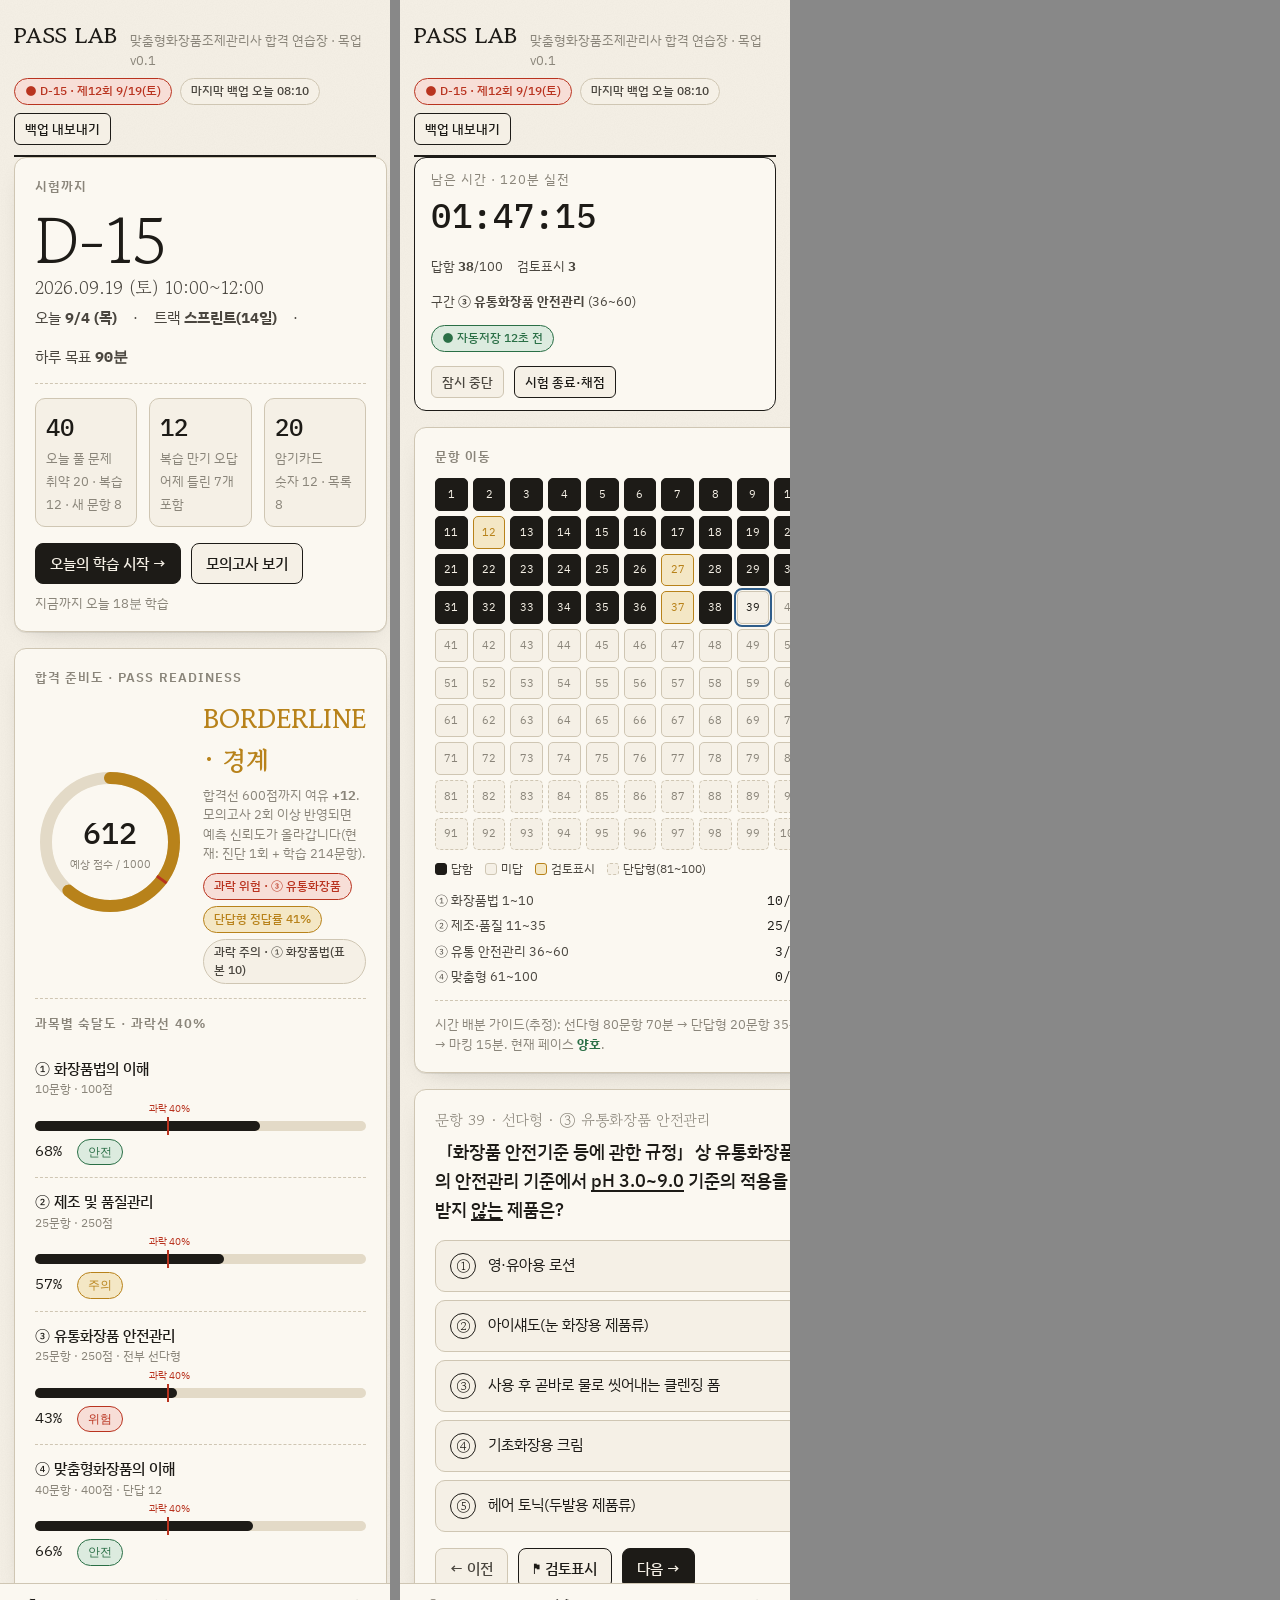
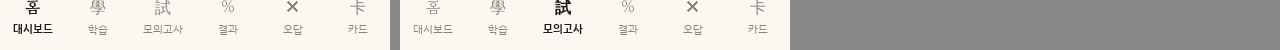
<file: mockup/shots/_mframe.html>
<!DOCTYPE html><html><body style="margin:0;background:#888;display:flex;gap:10px">
<iframe src="../PASS_LAB_목업_2026-09-04.html#dash" style="width:390px;height:1650px;border:0;background:#fff"></iframe>
<iframe src="../PASS_LAB_목업_2026-09-04.html#mock" style="width:390px;height:1650px;border:0;background:#fff"></iframe>
</body></html>
</file>
<file: style.css>
/* PASS LAB — 종이 시험지 × 채점 펜.
   웹폰트·외부 CDN 없음. 시스템 글꼴만 쓴다. */

:root{
  --paper:#F5F0E6;
  --paper-2:#EDE6D8;
  --paper-3:#E3DAC7;
  --card:#FBF8F1;
  --ink:#1D1B17;
  --ink-2:#4A463F;
  --ink-3:#8A857A;
  --rule:#CFC6B3;
  --red:#B9331F;
  --red-bg:#F7DED7;
  --green:#2A6F46;
  --green-bg:#DCEBDF;
  --amber:#B8821A;
  --amber-bg:#F4E7C5;
  --blue:#2F5D8A;
  --blue-bg:#DCE6F0;
  --sans:-apple-system, "Apple SD Gothic Neo", "Pretendard", system-ui, sans-serif;
  --tabh:62px;
}

*,*::before,*::after{box-sizing:border-box}
html{-webkit-text-size-adjust:100%}
body{
  margin:0;
  background:var(--paper);
  color:var(--ink);
  font-family:var(--sans);
  font-size:15px;
  line-height:1.6;
  font-variant-numeric:tabular-nums;
  -webkit-font-smoothing:antialiased;
  padding-bottom:calc(var(--tabh) + 24px + env(safe-area-inset-bottom, 0px));
}
h1,h2,h3,h4,p,ul,ol{margin:0}
ul.plain{list-style:none;padding:0}
b,strong{font-weight:700}
button{font:inherit;color:inherit;cursor:pointer;-webkit-tap-highlight-color:transparent}
input,select,textarea{font:inherit;color:inherit}
.hidden{display:none !important}
.muted{color:var(--ink-3)}
.small{font-size:12.5px}
.tiny{font-size:11.5px}
.right{text-align:right}
.center{text-align:center}
.row{display:flex;gap:8px;align-items:center;flex-wrap:wrap}
.row.between{justify-content:space-between}
.spacer{flex:1 1 auto}
.mt{margin-top:12px}
.mb{margin-bottom:12px}
hr.rule{border:0;border-top:1px dashed var(--rule);margin:12px 0}

#app{max-width:900px;margin:0 auto;padding:0 14px}

/* ---------- 상단 ---------- */
.topbar{
  display:flex;align-items:center;justify-content:space-between;gap:8px;flex-wrap:wrap;
  padding:12px 0 8px;border-bottom:2px solid var(--ink);
}
.brand{font-size:17px;font-weight:700;letter-spacing:.06em;line-height:1.2}
.brand span{display:block;font-size:10.5px;color:var(--ink-3);font-weight:400;letter-spacing:0;margin-top:2px}

/* ---------- 공통 부품 ---------- */
.card{background:var(--card);border:1px solid var(--rule);border-radius:12px;padding:14px;margin:12px 0}
.card > h2{margin:0 0 10px;font-size:12px;letter-spacing:.08em;color:var(--ink-3);font-weight:700}
.card.flat{background:var(--paper);}

/* ---------- 전체 구조 지도 ----------
   이 화면 전용 클래스는 전부 mp- 로 시작한다. 앱의 기존 이름(.bar .subj .m .dot …)과
   겹치면 홈·결과 화면이 조용히 망가지므로 새 이름을 여기에 섞지 않는다.
   기존 것을 그대로 쓰는 건 .btn .chip .row .acts .small .tiny .muted .figbox 뿐이다. */
.mapbtn{width:100%;flex-direction:column;align-items:flex-start;gap:2px;min-height:56px;margin:12px 0}
.mapbtn > span:first-child{font-size:15px;font-weight:700}

.mp-title{display:flex;align-items:center;gap:10px;min-width:0}
.mp-title h3{margin:0;font-size:16px}
.mp-back{border:0;background:none;color:var(--ink-3);font-size:13px;min-height:44px;padding:0 2px;cursor:pointer}
.mp-lgd{display:flex;flex-wrap:wrap;gap:6px 12px;font-size:11px;color:var(--ink-3);margin:8px 0 4px}
.mp-lgd span{display:inline-flex;align-items:center;gap:4px}

.mp-dot{width:9px;height:9px;border-radius:50%;display:inline-block;flex:none;background:var(--ink-3)}
.mp-dot.g{background:var(--green)}.mp-dot.a{background:var(--amber)}.mp-dot.r{background:var(--red)}
.mp-dot.n{background:transparent;border:1.5px dashed var(--ink-3)}
.mp-score{display:inline-flex;align-items:center;gap:5px;font-weight:600;font-size:12.5px;
  font-variant-numeric:tabular-nums;white-space:nowrap}
.mp-score.g{color:var(--green)}.mp-score.a{color:var(--amber)}
.mp-score.r{color:var(--red)}.mp-score.n{color:var(--ink-3);font-weight:500}

/* 숙달도 바 — 세로선이 과락선 40% */
.mp-bar{position:relative;height:6px;border-radius:3px;background:var(--paper-3);overflow:visible;margin:8px 0}
.mp-bar i{position:absolute;left:0;top:0;bottom:0;border-radius:3px}
.mp-bar i.g{background:var(--green)}.mp-bar i.a{background:var(--amber)}.mp-bar i.r{background:var(--red)}
.mp-bar::after{content:"";position:absolute;left:40%;top:-3px;bottom:-3px;width:1.5px;background:var(--ink)}

.mp-node{display:flex;flex-direction:column;background:var(--card);border:1px solid var(--rule);
  border-radius:12px;padding:12px 14px;margin:12px 0}
.mp-node.on{border-color:var(--ink)}
.mp-name{display:flex;align-items:center;gap:8px;width:100%;min-height:44px;border:0;background:none;
  font:inherit;font-size:15px;font-weight:700;color:inherit;text-align:left;padding:0;cursor:pointer}
.mp-mark{font-size:18px;line-height:1;flex:none}
.mp-chev{margin-left:auto;color:var(--ink-3);font-size:14px;flex:none}
.mp-meta{display:flex;justify-content:space-between;align-items:center;gap:8px;font-size:12px;color:var(--ink-2)}

.mp-kids{display:flex;flex-direction:column;border-top:1px dashed var(--rule);margin-top:10px;padding-top:4px}
.mp-major{display:flex;align-items:center;gap:8px;width:100%;min-height:44px;padding:9px 2px;
  border:0;border-bottom:1px dashed var(--rule);background:none;font:inherit;font-size:13.5px;color:inherit;
  text-align:left;cursor:pointer}
.mp-major:last-of-type{border-bottom:0}
.mp-major.on{background:var(--paper-2);border-radius:8px;padding-left:8px;padding-right:8px}
.mp-tri{width:14px;color:var(--ink-3);flex:none}
.mp-code{color:var(--ink-3);font-variant-numeric:tabular-nums;flex:none}
.mp-cnt{margin-left:auto;flex:none}

.mp-subs{display:flex;flex-direction:column;gap:4px;padding:4px 0 8px 14px}
.mp-sub{display:flex;align-items:center;gap:8px;width:100%;min-height:44px;padding:8px 10px;border:0;
  border-left:3px solid transparent;border-radius:8px;background:none;font:inherit;font-size:13px;color:inherit;
  text-align:left;cursor:pointer}
.mp-sub .mp-score{margin-left:auto}
.mp-sub .chip{flex:none;font-size:10.5px;padding:1px 6px}
.mp-sub.on{background:var(--paper-2);border-left-color:var(--ink)}

.mp-core{display:flex;flex-direction:column;gap:10px;background:var(--card);border:1px solid var(--rule);
  border-left:3px solid var(--ink);border-radius:10px;padding:12px;margin:2px 0 8px 14px}
.mp-core h4{margin:0;font-size:12px;letter-spacing:.08em;color:var(--ink-3);font-weight:700;
  display:flex;justify-content:space-between;align-items:baseline;gap:8px;flex-wrap:wrap}
.mp-core h4 span{letter-spacing:0;font-weight:500}
.mp-kcard{border:1px solid var(--rule);border-radius:8px;padding:9px 10px;background:var(--paper);
  display:flex;flex-direction:column;gap:5px}
.mp-kind{font-size:10.5px;color:var(--ink-3);letter-spacing:.04em}
.mp-front{font-weight:600;font-size:13px}
.mp-ans{font-size:12.5px;color:var(--ink-2);padding-left:10px;border-left:2px solid var(--amber)}
.mp-ans b{color:var(--ink)}
.mp-line{font-size:12.5px;color:var(--ink-2);background:var(--paper-2);border-radius:8px;padding:8px 10px}
.mp-line b{color:var(--ink);font-size:11px;letter-spacing:.06em;margin-right:6px}
.mp-more{border-top:1px dashed var(--rule);padding-top:8px}
.mp-more > summary{font-size:12.5px;color:var(--ink-2);cursor:pointer;min-height:44px;display:flex;align-items:center}
.mp-more .mp-line,.mp-more .mp-kcard{margin-top:6px}

/* 과목별 미니 — 한 카드 안에 네 과목을 헤어라인으로 나눈다 */
.minirow{padding:12px 0;border-top:1px dashed var(--rule)}
.minirow:first-of-type{border-top:0;padding-top:4px}
.minirow:last-child{padding-bottom:0}

.chip{
  display:inline-flex;align-items:center;gap:4px;white-space:nowrap;
  border:1px solid var(--rule);border-radius:999px;padding:2px 9px;
  font-size:11.5px;color:var(--ink-2);background:var(--paper);
}
.chip.red{border-color:var(--red);color:var(--red);background:var(--red-bg)}
.chip.green{border-color:var(--green);color:var(--green);background:var(--green-bg)}
.chip.amber{border-color:var(--amber);color:var(--amber);background:var(--amber-bg)}
.chip.blue{border-color:var(--blue);color:var(--blue);background:var(--blue-bg)}
.chip.gray{border-style:dashed;color:var(--ink-3)}
.chip.ink{background:var(--ink);color:var(--paper);border-color:var(--ink)}

.btn{
  display:inline-flex;align-items:center;justify-content:center;gap:6px;
  min-height:44px;padding:9px 14px;
  border:1.5px solid var(--ink);border-radius:10px;
  background:var(--paper);color:var(--ink);font-weight:600;
  transition:background .12s ease;
}
.btn:hover{background:var(--paper-2)}
.btn.primary{background:var(--ink);color:var(--paper)}
.btn.primary:hover{background:#000}
.btn.ghost{border-color:var(--rule);color:var(--ink-2);font-weight:500}
.btn.danger{border-color:var(--red);color:var(--red)}
.btn.danger.primary{background:var(--red);color:#fff}
.btn.sm{min-height:44px;padding:6px 12px;font-size:13px;border-width:1px}
.btn.big{width:100%;min-height:58px;font-size:17px}
.btn.wide{flex:1 1 140px}
.btn[disabled]{opacity:.4;cursor:not-allowed}
.btn.on{background:var(--ink);color:var(--paper);border-color:var(--ink)}

.banner{
  display:flex;gap:8px;align-items:center;justify-content:space-between;flex-wrap:wrap;
  border:1.5px solid var(--amber);background:var(--amber-bg);
  border-radius:10px;padding:10px 12px;margin:10px 0;font-size:13.5px;
}
.banner.blue{border-color:var(--blue);background:var(--blue-bg)}
.banner.red{border-color:var(--red);background:var(--red-bg)}
.banner.green{border-color:var(--green);background:var(--green-bg)}
.banner .btn{min-height:40px}

/* ---------- 홈 ---------- */
.dday{display:flex;align-items:baseline;gap:10px;flex-wrap:wrap;margin:14px 0 2px}
.dday b{font-size:52px;font-weight:700;line-height:1;letter-spacing:-.02em}
.dday span{font-size:13.5px;color:var(--ink-2)}

.todo{display:grid;grid-template-columns:repeat(3,minmax(0,1fr));gap:8px}
.todo .t{border:1px solid var(--rule);border-radius:10px;padding:10px 6px;text-align:center;background:var(--paper);min-width:0}
.todo button.t{width:100%;min-height:66px;cursor:pointer}
.todo .t b{display:block;font-size:24px;font-weight:700;line-height:1.2}
.todo .t em{display:block;font-size:15px;font-style:normal;font-weight:700;line-height:1.6;color:var(--ink-3)}
.todo .t span{display:block;font-size:11px;color:var(--ink-3);margin-top:2px}

.bar{position:relative;height:12px;background:var(--paper-3);border-radius:6px;margin:6px 0 2px}
.bar i{position:absolute;left:0;top:0;bottom:0;border-radius:6px;background:var(--ink);max-width:100%}
.bar i.warn{background:var(--amber)}
.bar i.bad{background:var(--red)}
.bar i.good{background:var(--green)}
.bar i.est{background:repeating-linear-gradient(45deg,var(--rule) 0 4px,var(--paper-3) 4px 8px)}
.bar .cut{position:absolute;left:40%;top:-4px;bottom:-4px;width:2px;background:var(--red)}
.barnote{display:flex;justify-content:space-between;font-size:11px;color:var(--ink-3)}

.subj{padding:10px 0;border-bottom:1px dashed var(--rule)}
.subj:last-child{border-bottom:0}
.subj .top{display:flex;justify-content:space-between;gap:8px;align-items:baseline}
.subj .nm{font-weight:600;font-size:14px}
.subj .val{font-size:13px;color:var(--ink-2);white-space:nowrap}

.list{list-style:none;padding:0;margin:0}
.list li{display:flex;justify-content:space-between;gap:10px;padding:8px 0;border-bottom:1px dashed var(--rule);font-size:13.5px}
.list li:last-child{border-bottom:0}
.list li .l{min-width:0;overflow-wrap:anywhere}
.list li .r{white-space:nowrap;color:var(--ink-2)}

/* ---------- 문항 ---------- */
.qhead{display:flex;gap:6px;align-items:center;flex-wrap:wrap;margin-bottom:6px}
.qcount{margin-left:auto;font-size:13px;font-weight:700;white-space:nowrap}
.prog{height:6px;background:var(--paper-3);border-radius:4px;overflow:hidden;margin:6px 0 14px}
.prog i{display:block;height:100%;background:var(--ink);transition:width .15s ease}
.stem{font-size:17px;line-height:1.62;font-weight:500;white-space:pre-wrap;overflow-wrap:anywhere;margin:10px 0 14px}

.choices{display:block;margin:0 0 4px}
.choice{
  display:flex;gap:10px;align-items:flex-start;width:100%;text-align:left;
  border:1.5px solid var(--rule);border-radius:10px;padding:11px 12px;margin-bottom:8px;
  background:var(--paper);min-height:44px;transition:border-color .12s ease,background .12s ease;
}
.choice:hover{border-color:var(--ink-3)}
.choice .k{flex:none;width:26px;height:26px;border-radius:50%;border:1.5px solid var(--ink);
  display:grid;place-items:center;font-size:13px;font-weight:700}
.choice .txt{min-width:0;overflow-wrap:anywhere;line-height:1.55}
.choice .why{display:block;margin-top:6px;font-size:12.5px;color:var(--ink-2)}
.choice.sel{border-color:var(--ink);background:var(--paper-2)}
.choice.ok{border-color:var(--green);background:var(--green-bg)}
.choice.ok .k{background:var(--green);color:#fff;border-color:var(--green)}
.choice.bad{border-color:var(--red);background:var(--red-bg)}
.choice.bad .k{background:var(--red);color:#fff;border-color:var(--red)}
.choice[disabled]{opacity:1;cursor:default}

.blankrow{display:flex;gap:8px;align-items:center;margin-bottom:8px}
.blankrow .blab{flex:none;width:34px;font-size:17px;font-weight:700;text-align:center}
.shortin{
  width:100%;min-width:0;min-height:48px;font-size:18px;padding:11px 12px;
  border:1.5px solid var(--ink);border-radius:10px;background:#fff;
}
.confrow{display:grid;grid-template-columns:repeat(3,minmax(0,1fr));gap:8px;margin-top:6px}
.confrow .btn{min-width:0;padding:9px 4px}
.acts{display:flex;gap:8px;flex-wrap:wrap;margin-top:14px}
.acts .btn{flex:1 1 130px}
.acts .btn.narrow{flex:0 0 auto}

/* 판정 배너 */
.verdict{border-left:5px solid var(--red);background:var(--red-bg);
  padding:10px 12px;border-radius:0 10px 10px 0;margin:14px 0}
.verdict.ok{border-left-color:var(--green);background:var(--green-bg)}
.verdict.warn{border-left-color:var(--amber);background:var(--amber-bg)}
.verdict.ask{border-left-color:var(--blue);background:var(--blue-bg)}
.verdict b{font-size:17px}
.verdict p{margin:4px 0 0;font-size:13.5px;color:var(--ink-2)}

.ansbox{display:grid;grid-template-columns:1fr;gap:8px;margin:12px 0}
.ansbox div{border-radius:10px;padding:9px 11px;font-size:14px;overflow-wrap:anywhere}
.ansbox .mine{background:var(--red-bg);border:1px solid #E5B7AD}
.ansbox .mine.okmine{background:var(--green-bg);border-color:#B9D3BF}
.ansbox .real{background:var(--green-bg);border:1px solid #B9D3BF}
.ansbox small{display:block;font-size:10.5px;letter-spacing:.06em;color:var(--ink-3);margin-bottom:2px}

.ex{border:1px solid var(--rule);border-radius:10px;padding:11px 12px;background:var(--card);margin-bottom:10px}
.ex h4{margin:0 0 4px;font-size:10.5px;letter-spacing:.08em;color:var(--ink-3);font-weight:700}
.ex p{margin:0;font-size:14px;overflow-wrap:anywhere}
.ex.memory{background:var(--amber-bg);border-color:#E6D19A}
.ex.memory p{font-size:16.5px;font-weight:700}
.ex.src p{font-size:12.5px;color:var(--ink-2)}
.ex.flash p{font-size:13.5px}
.ex.flash .f{font-weight:600}
.ex.flash .b{color:var(--green)}

/* ---------- 암기카드 그림(figure) ---------- */
/* 접기/펴기는 <details>로만 한다(JS 없음, 애니메이션 없음). */
.figbox{margin:8px 0;border:1px dashed var(--rule);border-radius:10px;background:var(--paper)}
.figbox > summary{
  list-style:none;cursor:pointer;padding:7px 10px;
  font-size:11.5px;letter-spacing:.06em;font-weight:700;color:var(--ink-3);
}
.figbox > summary::-webkit-details-marker{display:none}
.figbox > summary::before{content:"▸ ";color:var(--amber)}
.figbox[open] > summary::before{content:"▾ "}
.figbox[open] > summary{border-bottom:1px dashed var(--rule)}
.figbox .fig{padding:8px 10px 10px}
.figbox .fig svg{display:block;width:100%;height:auto;max-width:420px;margin:0 auto}

.reasons{display:flex;gap:6px;flex-wrap:wrap}
.reasons .btn{flex:0 1 auto}
textarea{width:100%;min-height:70px;padding:10px;border:1.5px solid var(--rule);
  border-radius:10px;background:var(--paper);resize:vertical}

/* ---------- 필터·폼 ---------- */
.fields{display:grid;grid-template-columns:repeat(2,minmax(0,1fr));gap:10px}
.field{display:flex;flex-direction:column;gap:4px;min-width:0}
.field.full{grid-column:1/-1}
.field label{font-size:11px;color:var(--ink-3);font-weight:700;letter-spacing:.04em}
select,input[type=date],input[type=text],input[type=file]{
  width:100%;min-width:0;min-height:44px;padding:8px 10px;
  border:1.5px solid var(--rule);border-radius:10px;background:var(--paper);
}
select{-webkit-appearance:none;appearance:none;
  background-image:linear-gradient(45deg,transparent 50%,var(--ink-2) 50%),linear-gradient(135deg,var(--ink-2) 50%,transparent 50%);
  background-position:calc(100% - 16px) 50%,calc(100% - 11px) 50%;
  background-size:5px 5px,5px 5px;background-repeat:no-repeat;padding-right:30px}
label.check{display:flex;gap:8px;align-items:center;min-height:44px;font-size:14px}
label.check input{width:20px;height:20px}

/* ---------- 표 ---------- */
.tablewrap{overflow-x:auto;-webkit-overflow-scrolling:touch;margin:0 -2px}
table{border-collapse:collapse;font-size:13px;width:100%}
th{text-align:left;font-size:10.5px;letter-spacing:.05em;color:var(--ink-3);font-weight:700;
  padding:6px 7px;border-bottom:1px solid var(--rule);white-space:nowrap}
td{padding:7px;border-bottom:1px dashed var(--rule);white-space:nowrap}
tr:last-child td{border-bottom:0}
tfoot td{font-weight:700;border-top:1px solid var(--rule)}
td.l,th.l{white-space:normal;overflow-wrap:anywhere}

/* ---------- 오답노트 ---------- */
.wn{border:1px solid var(--rule);border-radius:12px;background:var(--card);margin-bottom:10px;overflow:hidden}
.wn > .head{display:block;width:100%;text-align:left;background:none;border:0;padding:11px 12px}
.wn > .head .q{font-size:14px;font-weight:500;overflow-wrap:anywhere;margin-bottom:5px}
.wn > .body{padding:2px 12px 12px;border-top:1px dashed var(--rule)}
.wn.open > .head{background:var(--paper-2)}

/* ---------- 암기카드 ---------- */
/* 박스 분포 — 5칸(숫자 + 세로 막대 + 박스 번호) */
.boxdist{display:grid;grid-template-columns:repeat(5,minmax(0,1fr));gap:6px}
.boxdist .bx{min-width:0;text-align:center}
.boxdist .bx b{display:block;font-size:17px;font-weight:700;line-height:1.2}
.boxdist .bx .col{height:46px;display:flex;align-items:flex-end;justify-content:center;
  border-bottom:1px solid var(--rule)}
.boxdist .bx .col i{display:block;width:58%;background:var(--ink);border-radius:4px 4px 0 0}
.boxdist .bx:first-child .col i{background:var(--red)}
.boxdist .bx:last-child .col i{background:var(--green)}
.boxdist .bx span{display:block;font-size:14px;color:var(--ink-3);margin-top:3px}

/* 카드 앞면(누르면 뒤집힘) */
.cardface{
  border:1.5px solid var(--ink);border-radius:12px;background:var(--card);
  padding:14px;margin:10px 0;min-height:132px;cursor:pointer;
}
.cardface .f{font-size:19px;font-weight:600;line-height:1.55;margin:10px 0 0;
  overflow-wrap:anywhere;white-space:pre-wrap}
.cardface.open{border-style:dashed}
.cardface.open .f{font-size:16.5px}
.cback .b{font-size:15.5px;line-height:1.62;margin:0;overflow-wrap:anywhere;white-space:pre-wrap}
.confrow .btn.again{border-color:var(--red);color:var(--red)}
.confrow .btn.hard{border-color:var(--amber);color:var(--amber)}
.confrow .btn.good{border-color:var(--green);color:var(--green)}

/* 프리셋 버튼 */
.presets{display:grid;grid-template-columns:1fr;gap:8px}
.presets .btn{flex-direction:column;align-items:flex-start;gap:2px;text-align:left;padding:10px 12px}
.presets .btn b{font-size:13px;letter-spacing:.06em}
.presets .btn span{font-size:12px;font-weight:400;color:var(--ink-3);overflow-wrap:anywhere}

/* ---------- 결과 ---------- */
.resub{border:1px solid var(--rule);border-radius:12px;padding:12px;background:var(--paper);margin-bottom:10px}
.resub .t{display:flex;justify-content:space-between;gap:8px;align-items:baseline;flex-wrap:wrap}
.resub .nm{font-weight:700}
.score{font-size:30px;font-weight:700;line-height:1.1}
.score small{font-size:14px;color:var(--ink-3);font-weight:400}

/* ---------- 모의고사 ---------- */
.mockbar{
  position:sticky;top:0;z-index:15;
  display:flex;align-items:center;gap:8px;flex-wrap:wrap;
  background:var(--paper);border-bottom:2px solid var(--ink);
  padding:8px 0 8px;margin:0 0 10px;
}
.mockbar .mtime{
  font-size:26px;font-weight:700;line-height:1;letter-spacing:.01em;
  min-width:82px;white-space:nowrap;
}
.mockbar .mtime.warn{color:var(--red)}
.mockbar .mstat{font-size:12px;color:var(--ink-2);white-space:nowrap}
.mockbar .mstat b{font-size:15px}
.mockbar .mbtns{display:flex;gap:6px;margin-left:auto}
.mockbar .mbtns .btn{min-height:44px;padding:6px 11px;font-size:13px}

.pad{display:grid;grid-template-columns:repeat(auto-fill,minmax(42px,1fr));gap:5px;margin:2px 0 12px}
.pad .padlab{
  grid-column:1/-1;font-size:10.5px;letter-spacing:.06em;font-weight:700;color:var(--ink-3);
  border-top:1px dashed var(--rule);padding:8px 0 2px;margin:0;
}
.pad .padlab:first-child{border-top:0;padding-top:0}
.pad .padlab.short{color:var(--blue);border-top:2px solid var(--blue)}
.pn{
  min-height:44px;min-width:0;padding:2px;border:1px solid var(--rule);border-radius:8px;
  background:var(--paper);color:var(--ink-3);font-size:12.5px;font-weight:600;line-height:1.1;
}
.pn.on{background:var(--ink);color:var(--paper);border-color:var(--ink)}
.pn.flag{border-color:var(--amber);border-width:2px}
.pn.cur{outline:2.5px solid var(--blue);outline-offset:-1px}

.qflags{display:flex;gap:8px;margin-top:10px}
.qflags .btn{flex:1 1 0;min-width:0}
.qflags .btn.flagon{border-color:var(--amber);background:var(--amber-bg);color:var(--amber)}
.qflags .btn.guesson{border-color:var(--blue);background:var(--blue-bg);color:var(--blue)}

.bigscore{display:flex;align-items:baseline;gap:10px;flex-wrap:wrap;margin:10px 0 2px}
.bigscore b{font-size:48px;font-weight:700;line-height:1;letter-spacing:-.02em}
.bigscore span{font-size:14px;color:var(--ink-2)}

.expcard{border:1.5px solid var(--ink);border-radius:12px;padding:12px 14px;background:var(--card);margin:12px 0}
.expcard.safe{border-color:var(--green);background:var(--green-bg)}
.expcard.warn{border-color:var(--amber);background:var(--amber-bg)}
.expcard.risk{border-color:var(--red);background:var(--red-bg)}
.expcard .e{display:flex;align-items:baseline;gap:8px;flex-wrap:wrap}
.expcard .e b{font-size:30px;font-weight:700;line-height:1.1}
.expcard .e .lab{font-size:13px;font-weight:700;letter-spacing:.06em}
.expcard .e .lab.safe{color:var(--green)}
.expcard .e .lab.warn{color:var(--amber)}
.expcard .e .lab.risk{color:var(--red)}

.numlist{display:grid;grid-template-columns:repeat(auto-fill,minmax(52px,1fr));gap:6px;margin:8px 0}
.numlist .btn{min-height:44px;padding:4px;font-size:13px}

/* ---------- 하단 탭 ---------- */
.tabbar{
  position:fixed;left:0;right:0;bottom:0;z-index:20;
  display:grid;grid-template-columns:repeat(6,minmax(0,1fr));
  background:var(--card);border-top:1px solid var(--rule);
  padding-bottom:env(safe-area-inset-bottom, 0px);
}
.tabbar button{
  position:relative;min-width:0;border:0;background:none;
  min-height:var(--tabh);padding:8px 1px 10px;
  display:flex;flex-direction:column;align-items:center;justify-content:center;gap:3px;
  font-size:10px;color:var(--ink-3);line-height:1.2;
}
.tabbar button i{font-style:normal;font-size:17px;line-height:1}
.tabbar button.on{color:var(--ink);font-weight:700}
.tabbar button.off{opacity:.5}
.tabbar .badge{position:absolute;top:3px;right:6px;font-size:9px;font-weight:700;color:var(--amber);line-height:1}
.tabbar .dot{position:absolute;top:8px;right:12px;width:7px;height:7px;border-radius:50%;background:var(--red)}

/* ---------- 토스트 ---------- */
.toast{
  position:fixed;left:50%;bottom:calc(var(--tabh) + 18px);
  transform:translateX(-50%) translateY(10px);
  background:var(--ink);color:var(--paper);
  padding:10px 16px;border-radius:10px;font-size:13.5px;
  max-width:86vw;text-align:center;
  opacity:0;pointer-events:none;z-index:30;
  transition:opacity .15s ease, transform .15s ease;
}
.toast.show{opacity:1;transform:translateX(-50%)}

.foot{padding:18px 0 6px;border-top:1px dashed var(--rule);margin-top:20px;
  display:flex;justify-content:space-between;gap:8px;flex-wrap:wrap}

/* ---------- 데스크톱 (좌측 세로 탭) ---------- */
@media (min-width:900px){
  body{padding-bottom:28px;padding-left:184px}
  #app{max-width:860px;padding:0 24px}
  .tabbar{
    top:0;bottom:0;right:auto;width:184px;
    grid-template-columns:1fr;grid-auto-rows:min-content;align-content:start;
    border-top:0;border-right:1px solid var(--rule);padding-top:18px;
  }
  .tabbar button{flex-direction:row;justify-content:flex-start;gap:10px;
    padding:0 18px;min-height:50px;font-size:14px}
  .tabbar button i{font-size:19px}
  .tabbar .badge{position:static;margin-left:auto}
  .tabbar .dot{position:static;margin-left:auto}
  .dday b{font-size:64px}
  .ansbox{grid-template-columns:1fr 1fr}
  .fields{grid-template-columns:repeat(3,minmax(0,1fr))}
  .presets{grid-template-columns:repeat(3,minmax(0,1fr))}
}
@media (min-width:520px) and (max-width:899px){
  .ansbox{grid-template-columns:1fr 1fr}
}
@media (prefers-reduced-motion:reduce){
  *{transition:none !important;animation:none !important}
}
</file>
<file: app/style.css>
/* PASS LAB — 종이 시험지 × 채점 펜.
   웹폰트·외부 CDN 없음. 시스템 글꼴만 쓴다. */

:root{
  --paper:#F5F0E6;
  --paper-2:#EDE6D8;
  --paper-3:#E3DAC7;
  --card:#FBF8F1;
  --ink:#1D1B17;
  --ink-2:#4A463F;
  --ink-3:#8A857A;
  --rule:#CFC6B3;
  --red:#B9331F;
  --red-bg:#F7DED7;
  --green:#2A6F46;
  --green-bg:#DCEBDF;
  --amber:#B8821A;
  --amber-bg:#F4E7C5;
  --blue:#2F5D8A;
  --blue-bg:#DCE6F0;
  --sans:-apple-system, "Apple SD Gothic Neo", "Pretendard", system-ui, sans-serif;
  --tabh:62px;
}

*,*::before,*::after{box-sizing:border-box}
html{-webkit-text-size-adjust:100%}
body{
  margin:0;
  background:var(--paper);
  color:var(--ink);
  font-family:var(--sans);
  font-size:15px;
  line-height:1.6;
  font-variant-numeric:tabular-nums;
  -webkit-font-smoothing:antialiased;
  padding-bottom:calc(var(--tabh) + 24px + env(safe-area-inset-bottom, 0px));
}
h1,h2,h3,h4,p,ul,ol{margin:0}
ul.plain{list-style:none;padding:0}
b,strong{font-weight:700}
button{font:inherit;color:inherit;cursor:pointer;-webkit-tap-highlight-color:transparent}
input,select,textarea{font:inherit;color:inherit}
.hidden{display:none !important}
.muted{color:var(--ink-3)}
.small{font-size:12.5px}
.tiny{font-size:11.5px}
.right{text-align:right}
.center{text-align:center}
.row{display:flex;gap:8px;align-items:center;flex-wrap:wrap}
.row.between{justify-content:space-between}
.spacer{flex:1 1 auto}
.mt{margin-top:12px}
.mb{margin-bottom:12px}
hr.rule{border:0;border-top:1px dashed var(--rule);margin:12px 0}

#app{max-width:900px;margin:0 auto;padding:0 14px}

/* ---------- 상단 ---------- */
.topbar{
  display:flex;align-items:center;justify-content:space-between;gap:8px;flex-wrap:wrap;
  padding:12px 0 8px;border-bottom:2px solid var(--ink);
}
.brand{font-size:17px;font-weight:700;letter-spacing:.06em;line-height:1.2}
.brand span{display:block;font-size:10.5px;color:var(--ink-3);font-weight:400;letter-spacing:0;margin-top:2px}

/* ---------- 공통 부품 ---------- */
.card{background:var(--card);border:1px solid var(--rule);border-radius:12px;padding:14px;margin:12px 0}
.card > h2{margin:0 0 10px;font-size:12px;letter-spacing:.08em;color:var(--ink-3);font-weight:700}
.card.flat{background:var(--paper);}

.chip{
  display:inline-flex;align-items:center;gap:4px;white-space:nowrap;
  border:1px solid var(--rule);border-radius:999px;padding:2px 9px;
  font-size:11.5px;color:var(--ink-2);background:var(--paper);
}
.chip.red{border-color:var(--red);color:var(--red);background:var(--red-bg)}
.chip.green{border-color:var(--green);color:var(--green);background:var(--green-bg)}
.chip.amber{border-color:var(--amber);color:var(--amber);background:var(--amber-bg)}
.chip.blue{border-color:var(--blue);color:var(--blue);background:var(--blue-bg)}
.chip.gray{border-style:dashed;color:var(--ink-3)}
.chip.ink{background:var(--ink);color:var(--paper);border-color:var(--ink)}

.btn{
  display:inline-flex;align-items:center;justify-content:center;gap:6px;
  min-height:44px;padding:9px 14px;
  border:1.5px solid var(--ink);border-radius:10px;
  background:var(--paper);color:var(--ink);font-weight:600;
  transition:background .12s ease;
}
.btn:hover{background:var(--paper-2)}
.btn.primary{background:var(--ink);color:var(--paper)}
.btn.primary:hover{background:#000}
.btn.ghost{border-color:var(--rule);color:var(--ink-2);font-weight:500}
.btn.danger{border-color:var(--red);color:var(--red)}
.btn.danger.primary{background:var(--red);color:#fff}
.btn.sm{min-height:44px;padding:6px 12px;font-size:13px;border-width:1px}
.btn.big{width:100%;min-height:58px;font-size:17px}
.btn.wide{flex:1 1 140px}
.btn[disabled]{opacity:.4;cursor:not-allowed}
.btn.on{background:var(--ink);color:var(--paper);border-color:var(--ink)}

.banner{
  display:flex;gap:8px;align-items:center;justify-content:space-between;flex-wrap:wrap;
  border:1.5px solid var(--amber);background:var(--amber-bg);
  border-radius:10px;padding:10px 12px;margin:10px 0;font-size:13.5px;
}
.banner.blue{border-color:var(--blue);background:var(--blue-bg)}
.banner.red{border-color:var(--red);background:var(--red-bg)}
.banner.green{border-color:var(--green);background:var(--green-bg)}
.banner .btn{min-height:40px}

/* ---------- 홈 ---------- */
.dday{display:flex;align-items:baseline;gap:10px;flex-wrap:wrap;margin:14px 0 2px}
.dday b{font-size:52px;font-weight:700;line-height:1;letter-spacing:-.02em}
.dday span{font-size:13.5px;color:var(--ink-2)}

.todo{display:grid;grid-template-columns:repeat(3,minmax(0,1fr));gap:8px}
.todo .t{border:1px solid var(--rule);border-radius:10px;padding:10px 6px;text-align:center;background:var(--paper);min-width:0}
.todo button.t{width:100%;min-height:66px;cursor:pointer}
.todo .t b{display:block;font-size:24px;font-weight:700;line-height:1.2}
.todo .t em{display:block;font-size:15px;font-style:normal;font-weight:700;line-height:1.6;color:var(--ink-3)}
.todo .t span{display:block;font-size:11px;color:var(--ink-3);margin-top:2px}

.bar{position:relative;height:12px;background:var(--paper-3);border-radius:6px;margin:6px 0 2px}
.bar i{position:absolute;left:0;top:0;bottom:0;border-radius:6px;background:var(--ink);max-width:100%}
.bar i.warn{background:var(--amber)}
.bar i.bad{background:var(--red)}
.bar i.good{background:var(--green)}
.bar i.est{background:repeating-linear-gradient(45deg,var(--rule) 0 4px,var(--paper-3) 4px 8px)}
.bar .cut{position:absolute;left:40%;top:-4px;bottom:-4px;width:2px;background:var(--red)}
.barnote{display:flex;justify-content:space-between;font-size:11px;color:var(--ink-3)}

.subj{padding:10px 0;border-bottom:1px dashed var(--rule)}
.subj:last-child{border-bottom:0}
.subj .top{display:flex;justify-content:space-between;gap:8px;align-items:baseline}
.subj .nm{font-weight:600;font-size:14px}
.subj .val{font-size:13px;color:var(--ink-2);white-space:nowrap}

.list{list-style:none;padding:0;margin:0}
.list li{display:flex;justify-content:space-between;gap:10px;padding:8px 0;border-bottom:1px dashed var(--rule);font-size:13.5px}
.list li:last-child{border-bottom:0}
.list li .l{min-width:0;overflow-wrap:anywhere}
.list li .r{white-space:nowrap;color:var(--ink-2)}

/* ---------- 문항 ---------- */
.qhead{display:flex;gap:6px;align-items:center;flex-wrap:wrap;margin-bottom:6px}
.qcount{margin-left:auto;font-size:13px;font-weight:700;white-space:nowrap}
.prog{height:6px;background:var(--paper-3);border-radius:4px;overflow:hidden;margin:6px 0 14px}
.prog i{display:block;height:100%;background:var(--ink);transition:width .15s ease}
.stem{font-size:17px;line-height:1.62;font-weight:500;white-space:pre-wrap;overflow-wrap:anywhere;margin:10px 0 14px}

.choices{display:block;margin:0 0 4px}
.choice{
  display:flex;gap:10px;align-items:flex-start;width:100%;text-align:left;
  border:1.5px solid var(--rule);border-radius:10px;padding:11px 12px;margin-bottom:8px;
  background:var(--paper);min-height:44px;transition:border-color .12s ease,background .12s ease;
}
.choice:hover{border-color:var(--ink-3)}
.choice .k{flex:none;width:26px;height:26px;border-radius:50%;border:1.5px solid var(--ink);
  display:grid;place-items:center;font-size:13px;font-weight:700}
.choice .txt{min-width:0;overflow-wrap:anywhere;line-height:1.55}
.choice .why{display:block;margin-top:6px;font-size:12.5px;color:var(--ink-2)}
.choice.sel{border-color:var(--ink);background:var(--paper-2)}
.choice.ok{border-color:var(--green);background:var(--green-bg)}
.choice.ok .k{background:var(--green);color:#fff;border-color:var(--green)}
.choice.bad{border-color:var(--red);background:var(--red-bg)}
.choice.bad .k{background:var(--red);color:#fff;border-color:var(--red)}
.choice[disabled]{opacity:1;cursor:default}

.blankrow{display:flex;gap:8px;align-items:center;margin-bottom:8px}
.blankrow .blab{flex:none;width:34px;font-size:17px;font-weight:700;text-align:center}
.shortin{
  width:100%;min-width:0;min-height:48px;font-size:18px;padding:11px 12px;
  border:1.5px solid var(--ink);border-radius:10px;background:#fff;
}
.confrow{display:grid;grid-template-columns:repeat(3,minmax(0,1fr));gap:8px;margin-top:6px}
.confrow .btn{min-width:0;padding:9px 4px}
.acts{display:flex;gap:8px;flex-wrap:wrap;margin-top:14px}
.acts .btn{flex:1 1 130px}
.acts .btn.narrow{flex:0 0 auto}

/* 판정 배너 */
.verdict{border-left:5px solid var(--red);background:var(--red-bg);
  padding:10px 12px;border-radius:0 10px 10px 0;margin:14px 0}
.verdict.ok{border-left-color:var(--green);background:var(--green-bg)}
.verdict.warn{border-left-color:var(--amber);background:var(--amber-bg)}
.verdict.ask{border-left-color:var(--blue);background:var(--blue-bg)}
.verdict b{font-size:17px}
.verdict p{margin:4px 0 0;font-size:13.5px;color:var(--ink-2)}

.ansbox{display:grid;grid-template-columns:1fr;gap:8px;margin:12px 0}
.ansbox div{border-radius:10px;padding:9px 11px;font-size:14px;overflow-wrap:anywhere}
.ansbox .mine{background:var(--red-bg);border:1px solid #E5B7AD}
.ansbox .mine.okmine{background:var(--green-bg);border-color:#B9D3BF}
.ansbox .real{background:var(--green-bg);border:1px solid #B9D3BF}
.ansbox small{display:block;font-size:10.5px;letter-spacing:.06em;color:var(--ink-3);margin-bottom:2px}

.ex{border:1px solid var(--rule);border-radius:10px;padding:11px 12px;background:var(--card);margin-bottom:10px}
.ex h4{margin:0 0 4px;font-size:10.5px;letter-spacing:.08em;color:var(--ink-3);font-weight:700}
.ex p{margin:0;font-size:14px;overflow-wrap:anywhere}
.ex.memory{background:var(--amber-bg);border-color:#E6D19A}
.ex.memory p{font-size:16.5px;font-weight:700}
.ex.src p{font-size:12.5px;color:var(--ink-2)}
.ex.flash p{font-size:13.5px}
.ex.flash .f{font-weight:600}
.ex.flash .b{color:var(--green)}

/* ---------- 암기카드 그림(figure) ---------- */
/* 접기/펴기는 <details>로만 한다(JS 없음, 애니메이션 없음). */
.figbox{margin:8px 0;border:1px dashed var(--rule);border-radius:10px;background:var(--paper)}
.figbox > summary{
  list-style:none;cursor:pointer;padding:7px 10px;
  font-size:11.5px;letter-spacing:.06em;font-weight:700;color:var(--ink-3);
}
.figbox > summary::-webkit-details-marker{display:none}
.figbox > summary::before{content:"▸ ";color:var(--amber)}
.figbox[open] > summary::before{content:"▾ "}
.figbox[open] > summary{border-bottom:1px dashed var(--rule)}
.figbox .fig{padding:8px 10px 10px}
.figbox .fig svg{display:block;width:100%;height:auto;max-width:420px;margin:0 auto}

.reasons{display:flex;gap:6px;flex-wrap:wrap}
.reasons .btn{flex:0 1 auto}
textarea{width:100%;min-height:70px;padding:10px;border:1.5px solid var(--rule);
  border-radius:10px;background:var(--paper);resize:vertical}

/* ---------- 필터·폼 ---------- */
.fields{display:grid;grid-template-columns:repeat(2,minmax(0,1fr));gap:10px}
.field{display:flex;flex-direction:column;gap:4px;min-width:0}
.field.full{grid-column:1/-1}
.field label{font-size:11px;color:var(--ink-3);font-weight:700;letter-spacing:.04em}
select,input[type=date],input[type=text],input[type=file]{
  width:100%;min-width:0;min-height:44px;padding:8px 10px;
  border:1.5px solid var(--rule);border-radius:10px;background:var(--paper);
}
select{-webkit-appearance:none;appearance:none;
  background-image:linear-gradient(45deg,transparent 50%,var(--ink-2) 50%),linear-gradient(135deg,var(--ink-2) 50%,transparent 50%);
  background-position:calc(100% - 16px) 50%,calc(100% - 11px) 50%;
  background-size:5px 5px,5px 5px;background-repeat:no-repeat;padding-right:30px}
label.check{display:flex;gap:8px;align-items:center;min-height:44px;font-size:14px}
label.check input{width:20px;height:20px}

/* ---------- 표 ---------- */
.tablewrap{overflow-x:auto;-webkit-overflow-scrolling:touch;margin:0 -2px}
table{border-collapse:collapse;font-size:13px;width:100%}
th{text-align:left;font-size:10.5px;letter-spacing:.05em;color:var(--ink-3);font-weight:700;
  padding:6px 7px;border-bottom:1px solid var(--rule);white-space:nowrap}
td{padding:7px;border-bottom:1px dashed var(--rule);white-space:nowrap}
tr:last-child td{border-bottom:0}
tfoot td{font-weight:700;border-top:1px solid var(--rule)}
td.l,th.l{white-space:normal;overflow-wrap:anywhere}

/* ---------- 오답노트 ---------- */
.wn{border:1px solid var(--rule);border-radius:12px;background:var(--card);margin-bottom:10px;overflow:hidden}
.wn > .head{display:block;width:100%;text-align:left;background:none;border:0;padding:11px 12px}
.wn > .head .q{font-size:14px;font-weight:500;overflow-wrap:anywhere;margin-bottom:5px}
.wn > .body{padding:2px 12px 12px;border-top:1px dashed var(--rule)}
.wn.open > .head{background:var(--paper-2)}

/* ---------- 암기카드 ---------- */
/* 박스 분포 — 5칸(숫자 + 세로 막대 + 박스 번호) */
.boxdist{display:grid;grid-template-columns:repeat(5,minmax(0,1fr));gap:6px}
.boxdist .bx{min-width:0;text-align:center}
.boxdist .bx b{display:block;font-size:17px;font-weight:700;line-height:1.2}
.boxdist .bx .col{height:46px;display:flex;align-items:flex-end;justify-content:center;
  border-bottom:1px solid var(--rule)}
.boxdist .bx .col i{display:block;width:58%;background:var(--ink);border-radius:4px 4px 0 0}
.boxdist .bx:first-child .col i{background:var(--red)}
.boxdist .bx:last-child .col i{background:var(--green)}
.boxdist .bx span{display:block;font-size:14px;color:var(--ink-3);margin-top:3px}

/* 카드 앞면(누르면 뒤집힘) */
.cardface{
  border:1.5px solid var(--ink);border-radius:12px;background:var(--card);
  padding:14px;margin:10px 0;min-height:132px;cursor:pointer;
}
.cardface .f{font-size:19px;font-weight:600;line-height:1.55;margin:10px 0 0;
  overflow-wrap:anywhere;white-space:pre-wrap}
.cardface.open{border-style:dashed}
.cardface.open .f{font-size:16.5px}
.cback .b{font-size:15.5px;line-height:1.62;margin:0;overflow-wrap:anywhere;white-space:pre-wrap}
.confrow .btn.again{border-color:var(--red);color:var(--red)}
.confrow .btn.hard{border-color:var(--amber);color:var(--amber)}
.confrow .btn.good{border-color:var(--green);color:var(--green)}

/* 프리셋 버튼 */
.presets{display:grid;grid-template-columns:1fr;gap:8px}
.presets .btn{flex-direction:column;align-items:flex-start;gap:2px;text-align:left;padding:10px 12px}
.presets .btn b{font-size:13px;letter-spacing:.06em}
.presets .btn span{font-size:12px;font-weight:400;color:var(--ink-3);overflow-wrap:anywhere}

/* ---------- 결과 ---------- */
.resub{border:1px solid var(--rule);border-radius:12px;padding:12px;background:var(--paper);margin-bottom:10px}
.resub .t{display:flex;justify-content:space-between;gap:8px;align-items:baseline;flex-wrap:wrap}
.resub .nm{font-weight:700}
.score{font-size:30px;font-weight:700;line-height:1.1}
.score small{font-size:14px;color:var(--ink-3);font-weight:400}

/* ---------- 모의고사 ---------- */
.mockbar{
  position:sticky;top:0;z-index:15;
  display:flex;align-items:center;gap:8px;flex-wrap:wrap;
  background:var(--paper);border-bottom:2px solid var(--ink);
  padding:8px 0 8px;margin:0 0 10px;
}
.mockbar .mtime{
  font-size:26px;font-weight:700;line-height:1;letter-spacing:.01em;
  min-width:82px;white-space:nowrap;
}
.mockbar .mtime.warn{color:var(--red)}
.mockbar .mstat{font-size:12px;color:var(--ink-2);white-space:nowrap}
.mockbar .mstat b{font-size:15px}
.mockbar .mbtns{display:flex;gap:6px;margin-left:auto}
.mockbar .mbtns .btn{min-height:44px;padding:6px 11px;font-size:13px}

.pad{display:grid;grid-template-columns:repeat(auto-fill,minmax(42px,1fr));gap:5px;margin:2px 0 12px}
.pad .padlab{
  grid-column:1/-1;font-size:10.5px;letter-spacing:.06em;font-weight:700;color:var(--ink-3);
  border-top:1px dashed var(--rule);padding:8px 0 2px;margin:0;
}
.pad .padlab:first-child{border-top:0;padding-top:0}
.pad .padlab.short{color:var(--blue);border-top:2px solid var(--blue)}
.pn{
  min-height:44px;min-width:0;padding:2px;border:1px solid var(--rule);border-radius:8px;
  background:var(--paper);color:var(--ink-3);font-size:12.5px;font-weight:600;line-height:1.1;
}
.pn.on{background:var(--ink);color:var(--paper);border-color:var(--ink)}
.pn.flag{border-color:var(--amber);border-width:2px}
.pn.cur{outline:2.5px solid var(--blue);outline-offset:-1px}

.qflags{display:flex;gap:8px;margin-top:10px}
.qflags .btn{flex:1 1 0;min-width:0}
.qflags .btn.flagon{border-color:var(--amber);background:var(--amber-bg);color:var(--amber)}
.qflags .btn.guesson{border-color:var(--blue);background:var(--blue-bg);color:var(--blue)}

.bigscore{display:flex;align-items:baseline;gap:10px;flex-wrap:wrap;margin:10px 0 2px}
.bigscore b{font-size:48px;font-weight:700;line-height:1;letter-spacing:-.02em}
.bigscore span{font-size:14px;color:var(--ink-2)}

.expcard{border:1.5px solid var(--ink);border-radius:12px;padding:12px 14px;background:var(--card);margin:12px 0}
.expcard.safe{border-color:var(--green);background:var(--green-bg)}
.expcard.warn{border-color:var(--amber);background:var(--amber-bg)}
.expcard.risk{border-color:var(--red);background:var(--red-bg)}
.expcard .e{display:flex;align-items:baseline;gap:8px;flex-wrap:wrap}
.expcard .e b{font-size:30px;font-weight:700;line-height:1.1}
.expcard .e .lab{font-size:13px;font-weight:700;letter-spacing:.06em}
.expcard .e .lab.safe{color:var(--green)}
.expcard .e .lab.warn{color:var(--amber)}
.expcard .e .lab.risk{color:var(--red)}

.numlist{display:grid;grid-template-columns:repeat(auto-fill,minmax(52px,1fr));gap:6px;margin:8px 0}
.numlist .btn{min-height:44px;padding:4px;font-size:13px}

/* ---------- 하단 탭 ---------- */
.tabbar{
  position:fixed;left:0;right:0;bottom:0;z-index:20;
  display:grid;grid-template-columns:repeat(6,minmax(0,1fr));
  background:var(--card);border-top:1px solid var(--rule);
  padding-bottom:env(safe-area-inset-bottom, 0px);
}
.tabbar button{
  position:relative;min-width:0;border:0;background:none;
  min-height:var(--tabh);padding:8px 1px 10px;
  display:flex;flex-direction:column;align-items:center;justify-content:center;gap:3px;
  font-size:10px;color:var(--ink-3);line-height:1.2;
}
.tabbar button i{font-style:normal;font-size:17px;line-height:1}
.tabbar button.on{color:var(--ink);font-weight:700}
.tabbar button.off{opacity:.5}
.tabbar .badge{position:absolute;top:3px;right:6px;font-size:9px;font-weight:700;color:var(--amber);line-height:1}
.tabbar .dot{position:absolute;top:8px;right:12px;width:7px;height:7px;border-radius:50%;background:var(--red)}

/* ---------- 토스트 ---------- */
.toast{
  position:fixed;left:50%;bottom:calc(var(--tabh) + 18px);
  transform:translateX(-50%) translateY(10px);
  background:var(--ink);color:var(--paper);
  padding:10px 16px;border-radius:10px;font-size:13.5px;
  max-width:86vw;text-align:center;
  opacity:0;pointer-events:none;z-index:30;
  transition:opacity .15s ease, transform .15s ease;
}
.toast.show{opacity:1;transform:translateX(-50%)}

.foot{padding:18px 0 6px;border-top:1px dashed var(--rule);margin-top:20px;
  display:flex;justify-content:space-between;gap:8px;flex-wrap:wrap}

/* ---------- 데스크톱 (좌측 세로 탭) ---------- */
@media (min-width:900px){
  body{padding-bottom:28px;padding-left:184px}
  #app{max-width:860px;padding:0 24px}
  .tabbar{
    top:0;bottom:0;right:auto;width:184px;
    grid-template-columns:1fr;grid-auto-rows:min-content;align-content:start;
    border-top:0;border-right:1px solid var(--rule);padding-top:18px;
  }
  .tabbar button{flex-direction:row;justify-content:flex-start;gap:10px;
    padding:0 18px;min-height:50px;font-size:14px}
  .tabbar button i{font-size:19px}
  .tabbar .badge{position:static;margin-left:auto}
  .tabbar .dot{position:static;margin-left:auto}
  .dday b{font-size:64px}
  .ansbox{grid-template-columns:1fr 1fr}
  .fields{grid-template-columns:repeat(3,minmax(0,1fr))}
  .presets{grid-template-columns:repeat(3,minmax(0,1fr))}
}
@media (min-width:520px) and (max-width:899px){
  .ansbox{grid-template-columns:1fr 1fr}
}
@media (prefers-reduced-motion:reduce){
  *{transition:none !important;animation:none !important}
}
</file>
